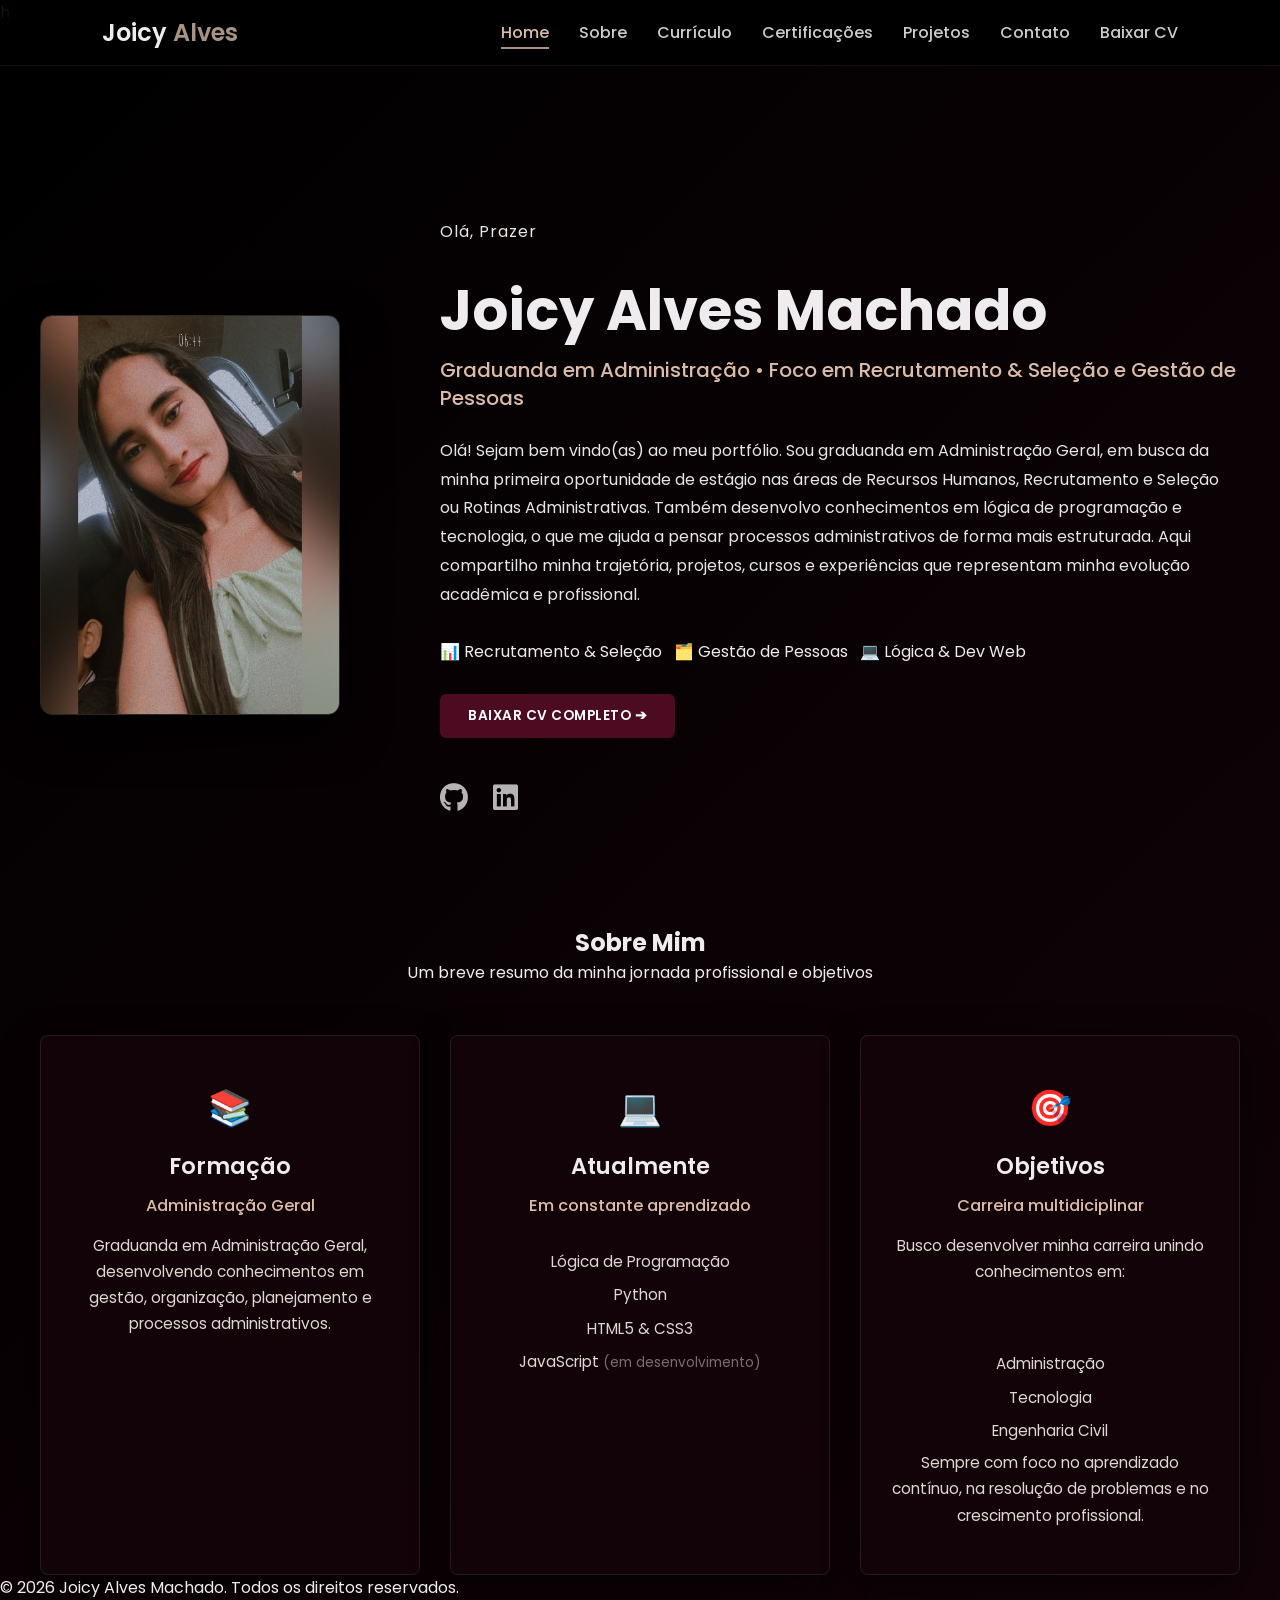
<file: index.html>
h<!doctype html>
<html lang="pt-BR">
  <head>
    <!-- Configura caracteres -->
    <meta charset="UTF-8" />

    <!-- Responsividade -->
    <meta name="viewport" content="width=device-width, initial-scale=1.0" />

    <!-- Título da aba -->
    <title>Joicy Alves Machado | Portfólio</title>

    <!-- SEO / Compartilhamento -->
    <meta
      name="description"
      content="Portfólio de Joicy Alves Machado, graduanda em Administração com foco em Recrutamento e Seleção e Gestão de Pessoas."
    />
    <meta property="og:title" content="Joicy Alves Machado | Portfólio" />
    <meta
      property="og:description"
      content="Graduanda em Administração com foco em Recrutamento e Seleção, Gestão de Pessoas e Rotinas Administrativas."
    />
    <meta
      property="og:image"
      content="https://joycemachadorv12-create.github.io/portifolio/img/eu.jpg"
    />
    <meta property="og:type" content="website" />
    <link
      rel="canonical"
      href="https://joycemachadorv12-create.github.io/portifolio/"
    />

    <!-- Fonte -->
    <link rel="preconnect" href="https://fonts.googleapis.com" />
    <link rel="preconnect" href="https://fonts.gstatic.com" crossorigin />
    <link
      href="https://fonts.googleapis.com/css2?family=Poppins:wght@300;400;500;600;700&display=swap"
      rel="stylesheet"
    />

    <!-- Ícones -->
    <link
      rel="stylesheet"
      href="https://cdnjs.cloudflare.com/ajax/libs/font-awesome/6.5.1/css/all.min.css"
    />

    <!-- Chamada Correta do CSS Local -->
    <link rel="stylesheet" href="css/style.css" />
  </head>

  <body>
    <!-- Menu de Navegação Fixo com as classes corretas -->
    <header class="navbar">
      <nav class="nav-container">
        <h2 class="logo">Joicy <span>Alves</span></h2>

        <!-- Lista de links de navegação -->
        <ul class="nav-menu">
          <li><a href="index.html" class="nav-link active">Home</a></li>
          <li><a href="sobre.html" class="nav-link">Sobre</a></li>
          <li><a href="curriculo.html" class="nav-link">Currículo</a></li>

          <!-- Link Certificações posicionado logo após o Currículo -->
          <li>
            <a href="certificados.html" class="nav-link">Certificações</a>
          </li>
          <li><a href="projetos.html" class="nav-link">Projetos</a></li>
          <li><a href="contato.html" class="nav-link">Contato</a></li>
          <li>
            <a
              href="pdf/joicy-alves-machado-cv.pdf"
              download="Joicy_Alves_Machado_Curriculo.pdf"
              class="nav-link"
              aria-label="Baixar o currículo de Joicy Alves em formato PDF"
              onclick="
                return confirm('Deseja realmente baixar o currículo em PDF?');
              "
              >Baixar CV</a
            >
          </li>
        </ul>
        <!-- Botão Hambúrguer para Mobile -->
        <button class="menu-toggle" aria-label="Abrir menu">
          <span class="bar"></span>
          <span class="bar"></span>
          <span class="bar"></span>
        </button>
      </nav>
    </header>

    <!-- Conteúdo Principal -->
    <main>
      <section class="hero">
        <!-- Container interno exigido pelo CSS Grid para alinhar os blocos -->
        <div class="hero-container">
          <!-- Bloco da Foto de Perfil (Lado Esquerdo) -->
          <div class="hero-profile">
            <img src="img/eu.jpg" alt="Foto de perfil de Joicy Alves Machado" />
          </div>

          <div class="hero-content">
            <!-- Texto estático de saudação -->
            <p class="hero-typing-intro">Olá, Prazer</p>

            <!-- Seu nome fixo e imponente -->
            <h1 class="hero-title-fixed">Joicy Alves Machado</h1>

            <!-- Suas áreas de atuação agora aparecem IMEDIATAMENTE fixas na tela -->
            <h3 class="hero-role-fixed">
              Graduanda em Administração • Foco em Recrutamento & Seleção e
              Gestão de Pessoas
            </h3>

            <p>
              Olá! Sejam bem vindo(as) ao meu portfólio. Sou graduanda em
              Administração Geral, em busca da minha primeira oportunidade de
              estágio nas áreas de Recursos Humanos, Recrutamento e Seleção ou
              Rotinas Administrativas. Também desenvolvo conhecimentos em lógica
              de programação e tecnologia, o que me ajuda a pensar processos
              administrativos de forma mais estruturada. Aqui compartilho minha
              trajetória, projetos, cursos e experiências que representam minha
              evolução acadêmica e profissional.
            </p>

            <!-- Substituição dos botões antigos por Tags de Especialidades e Botão de Ação Único -->
            <div class="home-badges-wrapper">
              <span class="badge-tag">📊 Recrutamento & Seleção</span>
              <span class="badge-tag">🗂️ Gestão de Pessoas</span>
              <span class="badge-tag">💻 Lógica & Dev Web</span>
            </div>

            <div class="home-cta-wrapper">
              <!-- CORREÇÃO: Caminho atualizado letra por letra com o nome exato da imagem -->
              <a
                href="pdf/joicy-alves-machado-cv.pdf"
                download="Joicy_Alves_Machado_Curriculo.pdf"
                class="btn btn-primary"
                onclick="
                  return confirm('Deseja realmente baixar o currículo em PDF?');
                "
                >Baixar CV Completo ➔</a
              >
            </div>

            <!-- Seus Links de Redes Sociais originais continuam exatamente aqui -->
            <div class="redes">
              <a
                href="https://github.com/joycemachadorv12-create"
                target="_blank"
                rel="noopener noreferrer"
                title="GitHub"
                aria-label="Ver perfil do GitHub de Joicy Alves"
              >
                <i class="fab fa-github"></i>
              </a>
              <a
                href="https://www.linkedin.com/in/joicy-alves-machado"
                target="_blank"
                rel="noopener noreferrer"
                title="LinkedIn"
                aria-label="Ver perfil do LinkedIn de Joicy Alves"
              >
                <i class="fab fa-linkedin"></i>
              </a>
            </div>
          </div>
        </div>
      </section>

      <!-- ==========================================================================
           SEÇÃO SOBRE MIM (CARTÕES RESUMO)
           ========================================================================== -->
      <section id="sobre-resumo" class="about-summary-section">
        <div class="section-container">
          <!-- Título Principal da Seção -->
          <h2 class="section-title">Sobre Mim</h2>
          <p class="section-subtitle">
            Um breve resumo da minha jornada profissional e objetivos
          </p>

          <!-- Grid dos Três Cartões Modernos -->
          <div class="cards-grid">
            <!-- Cartão 1: Formação -->
            <div class="card-modern">
              <div class="card-icon">📚</div>
              <h3 class="card-title">Formação</h3>
              <h4 class="card-subtitle-inner">Administração Geral</h4>
              <p class="card-text">
                Graduanda em Administração Geral, desenvolvendo conhecimentos em
                gestão, organização, planejamento e processos administrativos.
              </p>
            </div>

            <!-- Cartão 2: Atualmente -->
            <div class="card-modern">
              <div class="card-icon">💻</div>
              <h3 class="card-title">Atualmente</h3>
              <h4 class="card-subtitle-inner">Em constante aprendizado</h4>
              <ul class="card-list">
                <li>Lógica de Programação</li>
                <li>Python</li>
                <li>HTML5 & CSS3</li>
                <li>JavaScript <span>(em desenvolvimento)</span></li>
              </ul>
            </div>

            <!-- Cartão 3: Objetivos -->
            <div class="card-modern">
              <div class="card-icon">🎯</div>
              <h3 class="card-title">Objetivos</h3>
              <h4 class="card-subtitle-inner">Carreira multidiciplinar</h4>
              <p class="card-text">
                Busco desenvolver minha carreira unindo conhecimentos em:
              </p>
              <ul class="card-list card-list-center">
                <li>Administração</li>
                <li>Tecnologia</li>
                <li>Engenharia Civil</li>
              </ul>
              <p class="card-text card-text-footer">
                Sempre com foco no aprendizado contínuo, na resolução de
                problemas e no crescimento profissional.
              </p>
            </div>
          </div>
        </div>
      </section>
    </main>

    <!-- RODAPÉ CORPORATIVO OFICIAL DO SITE -->
    <footer class="site-footer">
      <div class="footer-container">
        <p>&copy; 2026 Joicy Alves Machado. Todos os direitos reservados.</p>
      </div>
    </footer>

    <!-- JavaScript Local -->
    <script src="js/script.js"></script>
    <!-- Script para abrir e fechar o menu no celular -->
    <script>
      const menuToggle = document.querySelector(".menu-toggle");
      const navMenu = document.querySelector(".nav-menu");

      menuToggle.addEventListener("click", () => {
        // Liga/Desliga a classe "active" que mostra o menu
        navMenu.classList.toggle("active");

        // Efeito visual simples nos 3 risquinhos (opcional)
        menuToggle.classList.toggle("is-active");
      });
    </script>
  </body>
</html>
</file>
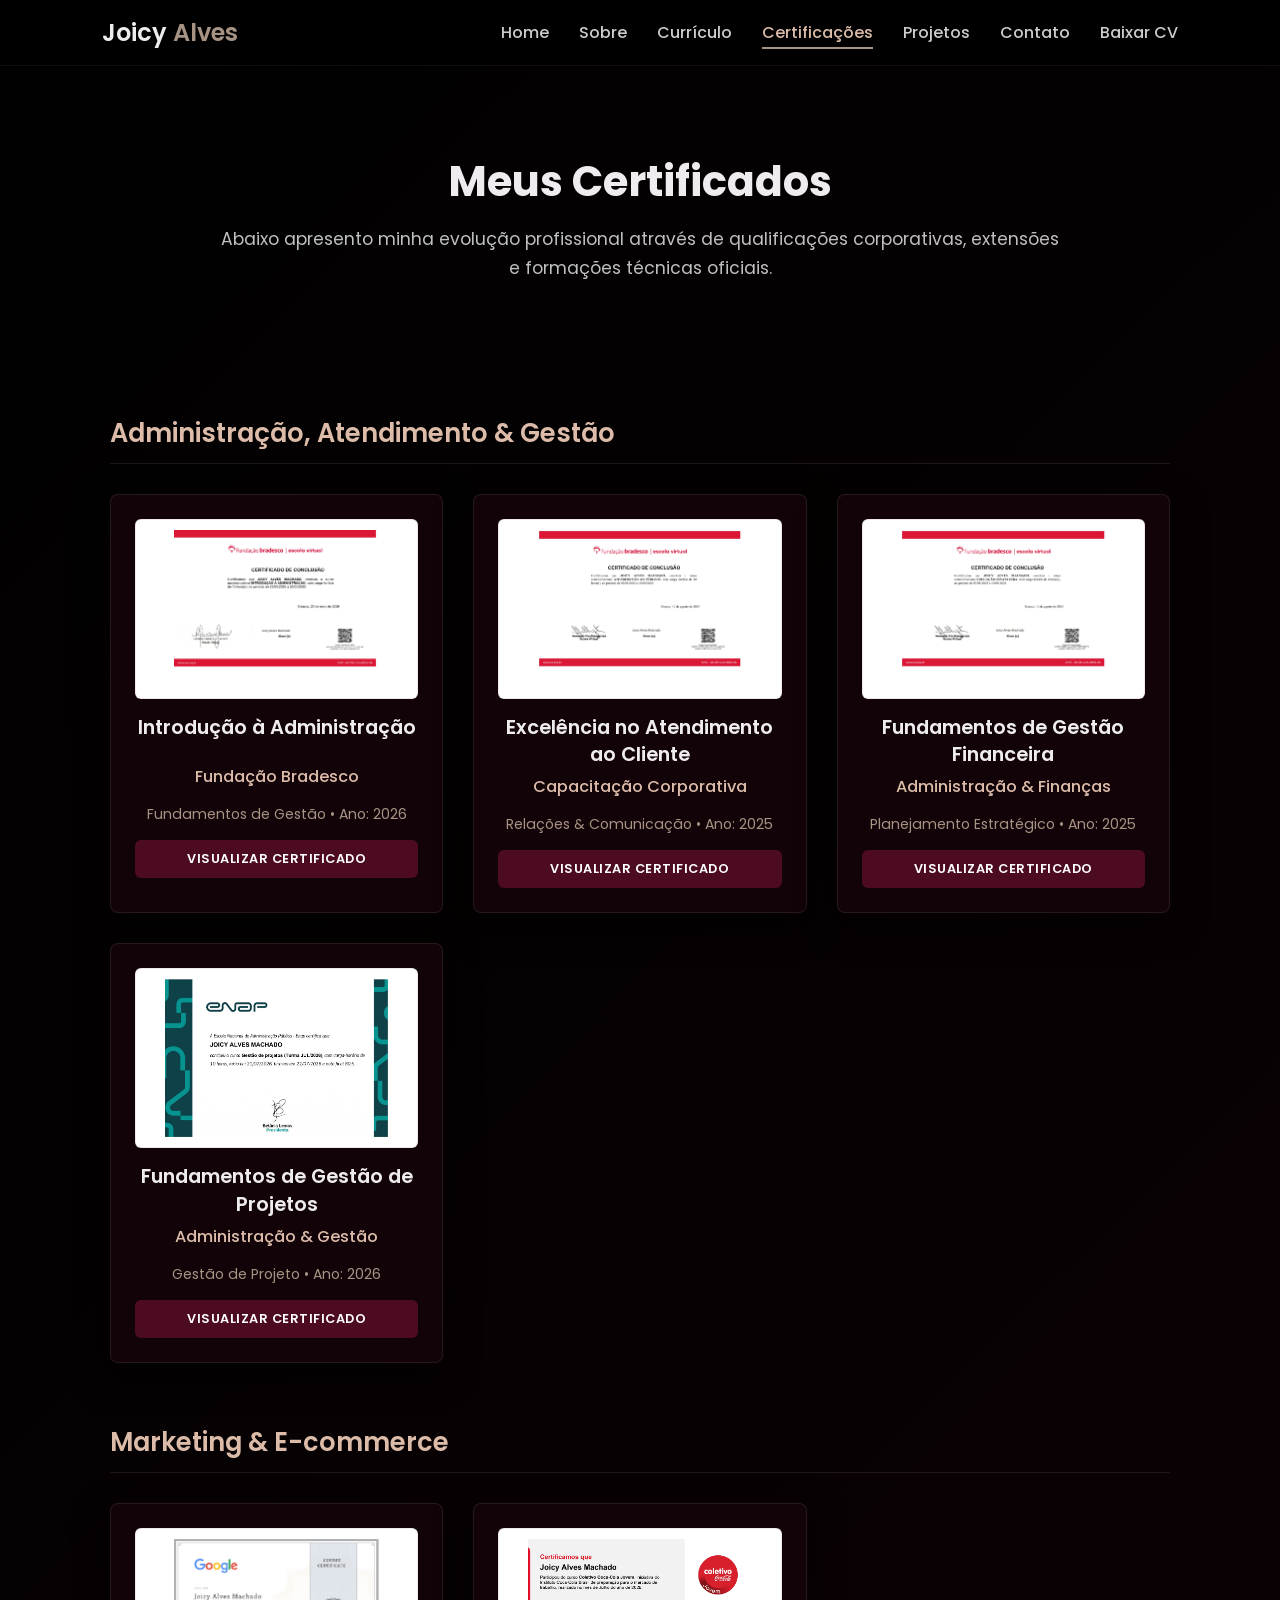
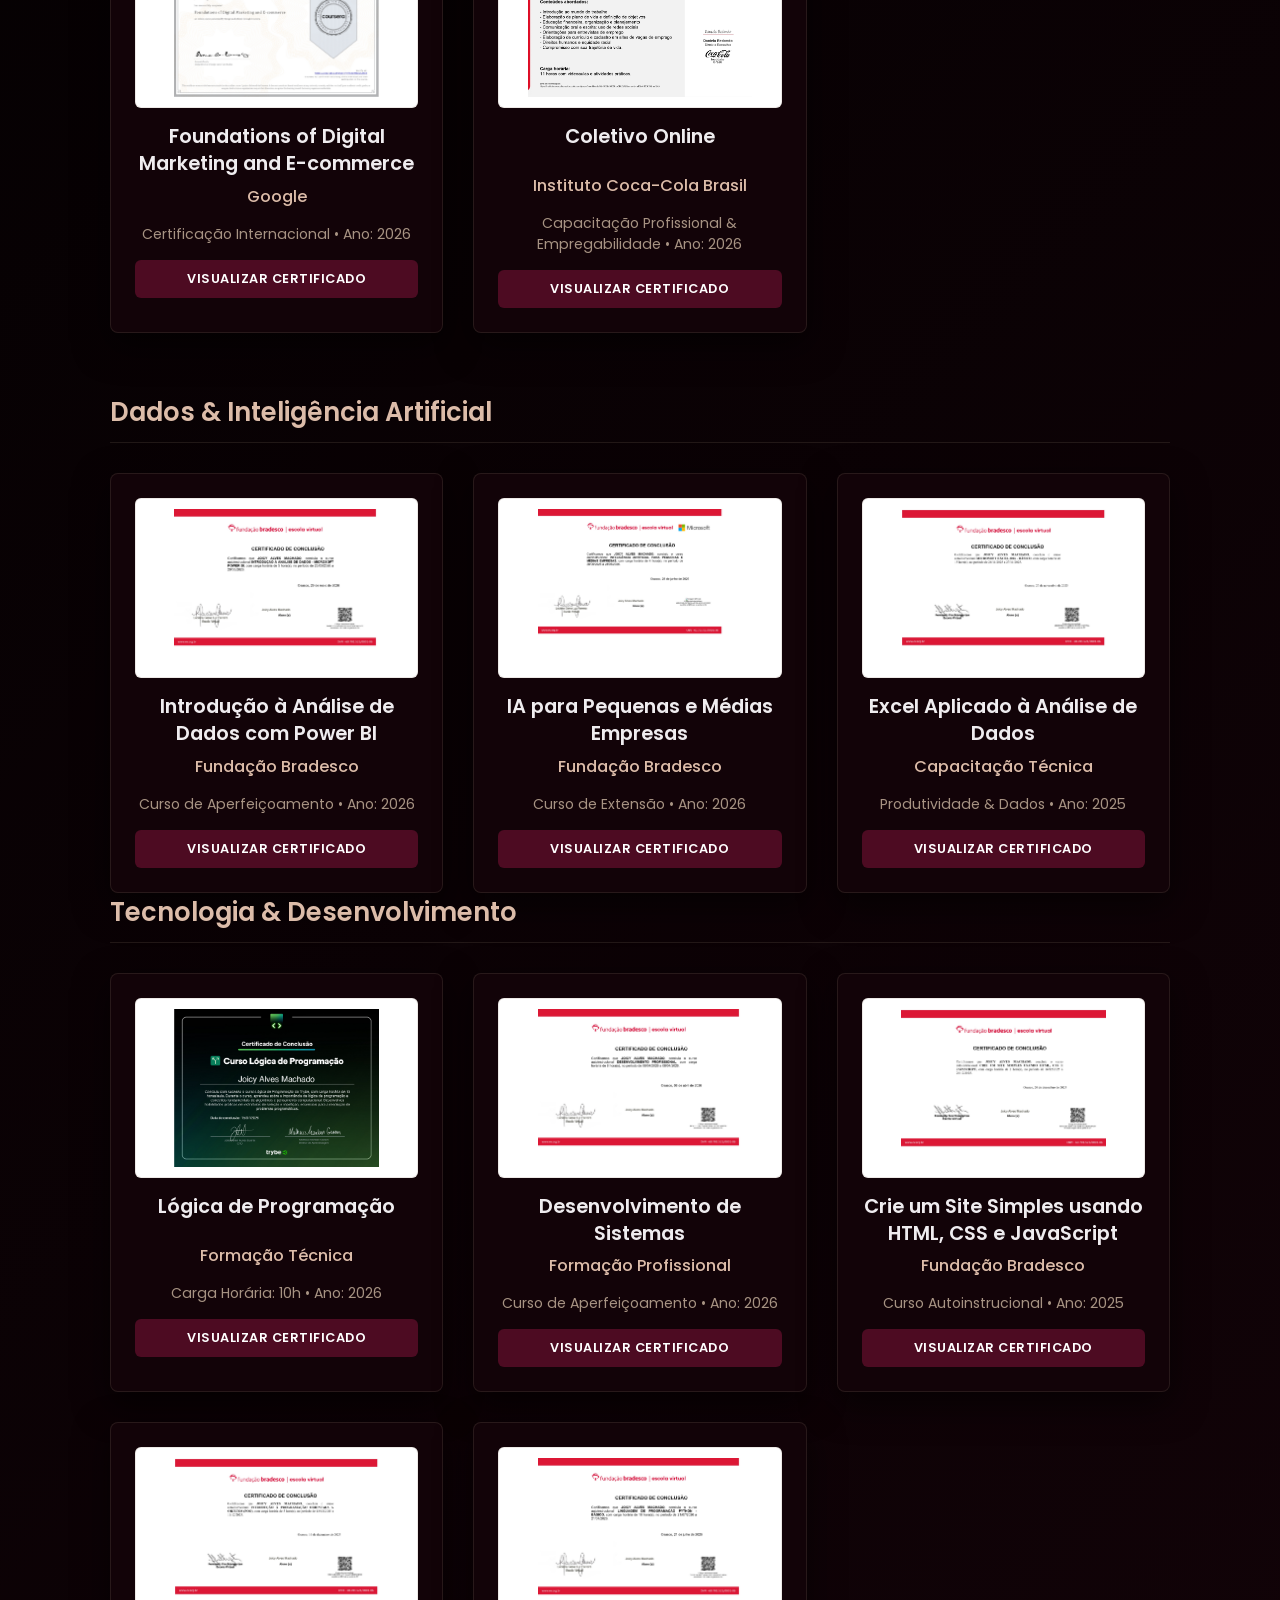
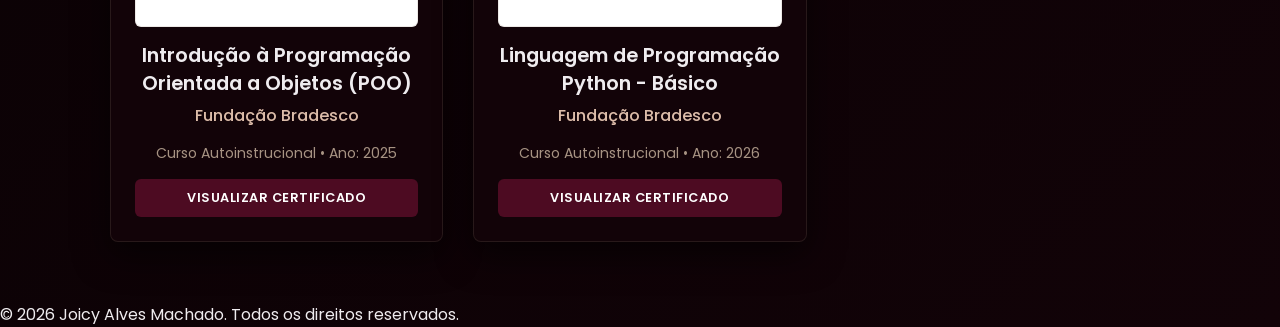
<file: certificados.html>
<!doctype html>
<html lang="pt-BR">
<head>
<meta charset="UTF-8" />
<meta name="viewport" content="width=device-width, initial-scale=1.0" />
<title>Certificações | Joicy Alves Machado</title>
 <link rel="preconnect" href="https://fonts.googleapis.com" />
 <link rel="preconnect" href="https://fonts.gstatic.com" crossorigin />
 <link href="https://fonts.googleapis.com/css2?family=Poppins:wght@300;400;500;600;700&display=swap" rel="stylesheet" />
 <link rel="stylesheet" href="https://cdnjs.cloudflare.com/ajax/libs/font-awesome/6.5.1/css/all.min.css" />
 <link rel="stylesheet" href="css/style.css" />
 </head>

 <body>
  <!-- Menu de Navegação Fixo -->
<header class="navbar">
<nav class="nav-container">
<h2 class="logo">Joicy <span>Alves</span></h2>
<ul class="nav-menu">
<li>
 <a href="index.html" class="nav-link">Home</a></li>
<li><a href="sobre.html" class="nav-link">Sobre</a></li>
<li><a href="curriculo.html" class="nav-link">Currículo</a></li>
<li>
<a href="certificados.html" class="nav-link active"
>Certificações</a
 >
 </li>
<li><a href="projetos.html" class="nav-link">Projetos</a></li>
<li><a href="contato.html" class="nav-link">Contato</a></li>
<li><a href="pdf/joicy-alves-machado-cv.pdf" download="Joicy_Alves_Machado_Curriculo.pdf" class="nav-link" aria-label="Baixar o currículo de Joicy Alves em formato 
PDF" onclick="return confirm('Deseja realmente baixar o currículo em PDF?');">Baixar CV</a>
</li>

</ul>
<button class="menu-toggle" aria-label="Abrir menu">
<span class="bar"></span>
<span class="bar"></span> 
<span class="bar"></span> 
</button>
</nav>
</header>

<main class="sobre-page-main">
<section class="sobre-banner">
<div class="sobre-banner-container fade-enter">
<h1>Meus Certificados</h1>
<p>
Abaixo apresento minha evolução profissional através de
qualificações corporativas, extensões e formações técnicas oficiais. 
</p>
</div>
</section>

<!-- GALERIA COMPLETA DE 13 CERTIFICADOS -->
<section class="sobre-secao">
<div class="sobre-container-restrito"> 

<!-- CATEGORIA 1:GESTÃO, ATENDIMENTO & FINANÇAS -->

<h2
class="sobre-titulo-secao text-left-titulo"
style="margin-top: 60px"
>
Administração, Atendimento & Gestão 
</h2>
<div class="grid-galeria-certificados">
<!-- 8. Introdução à ADM -->
<div class="card-modern card-cert-galeria">
<div class="cert-img-container">
<img
src="img/certificado-adm.jpg"
alt="Introdução à Administração"
/>
</div>
<div class="cert-body-content">
<h3>Introdução à Administração</h3>
<h4 class="card-subtitle-inner">Fundação Bradesco</h4>
<p class="card-text-meta">Fundamentos de Gestão • Ano: 2026</p>
<a
href="img/certificado-adm.jpg"
target="_blank"
rel="noopener noreferrer"
class="btn btn-primary btn-ver-cert"
>Visualizar Certificado</a>
</div>
</div>
<!-- 9. Atendimento -->
 
<div class="card-modern card-cert-galeria">
<div class="cert-img-container">
<img
src="img/certificado-atendimento.jpg"
alt="Excelência no Atendimento"
/>
</div>
<div class="cert-body-content">
<h3>Excelência no Atendimento ao Cliente</h3>
<h4 class="card-subtitle-inner">Capacitação Corporativa</h4>
<p class="card-text-meta">Relações & Comunicação • Ano: 2025</p>
<a
href="img/certificado-atendimento.jpg"
target="_blank"
rel="noopener noreferrer"
class="btn btn-primary btn-ver-cert"
>Visualizar Certificado</a >
</div>
</div>

<!-- 10. Finanças -->
<div class="card-modern card-cert-galeria">
<div class="cert-img-container">
<img
src="img/certificado-financas.jpg"
alt="Gestão Financeira"
/>
</div>
<div class="cert-body-content">
<h3>Fundamentos de Gestão Financeira</h3>
<h4 class="card-subtitle-inner">Administração & Finanças</h4>
<p class="card-text-meta">Planejamento Estratégico • Ano: 2025</p>
<a
href="img/certificado-financas.jpg"
target="_blank"
rel="noopener noreferrer"
class="btn btn-primary btn-ver-cert"
>Visualizar Certificado</a>
</div>
</div>

<!-- Gestão de Projetos -->
<div class="card-modern card-cert-galeria">
<div class="cert-img-container">
<img
src="img/certificado-gestao-de-projeto.jpg"
alt="Gestão de Projeto"
/>
</div>
<div class="cert-body-content">
<h3>Fundamentos de Gestão de Projetos</h3>
<h4 class="card-subtitle-inner">Administração & Gestão</h4>
<p class="card-text-meta">Gestão de Projeto • Ano: 2026</p>
<a
href="img/certificado-gestao-de-projeto.jpg"
target="_blank"
rel="noopener noreferrer"
class="btn btn-primary btn-ver-cert"
>Visualizar Certificado</a>
</div>
</div>

</div>

<!-- CATEGORIA 2: MARKETING & DIGITAL -->
<h2
class="sobre-titulo-secao text-left-titulo"
style="margin-top: 60px"
>
Marketing & E-commerce
</h2>
<div class="grid-galeria-certificados">
<!-- 6. Google Marketing -->
<div class="card-modern card-cert-galeria">
<div class="cert-img-container">
<img
src="img/certificado-google.jpg"
alt="Digital Marketing - Google"
/>
</div>
<div class="cert-body-content"> 
<h3>Foundations of Digital Marketing and E-commerce</h3>
<h4 class="card-subtitle-inner">Google</h4>
<p class="card-text-meta">
Certificação Internacional • Ano: 2026
</p>
<a
href="img/certificado-google.jpg"
target="_blank"
rel="noopener noreferrer"
class="btn btn-primary btn-ver-cert"
>Visualizar Certificado</a>
</div>
</div>
<!-- 7. Coca-Cola / Coletivo -->
<div class="card-modern card-cert-galeria">
<div class="cert-img-container">
<img src="img/certificado-cocacola.jpg" alt="Coletivo Online" />
</div>
<div class="cert-body-content">
<h3>Coletivo Online</h3>
<h4 class="card-subtitle-inner">Instituto Coca-Cola Brasil</h4>
<p class="card-text-meta">
Capacitação Profissional & Empregabilidade • Ano: 2026
</p>
<a
href="img/certificado-cocacola.jpg"
target="_blank"
rel="noopener noreferrer"
class="btn btn-primary btn-ver-cert"
>Visualizar Certificado</a>
</div>
</div>

</div>

<!-- CATEGORIA 3: DADOS & INTELIGÊNCIA ARTIFICIAL -->
<h2
class="sobre-titulo-secao text-left-titulo"
style="margin-top: 60px"
>
 Dados & Inteligência Artificial
</h2>
<div class="grid-galeria-certificados">
<!-- 3. Power BI -->
<div class="card-modern card-cert-galeria">
<div class="cert-img-container">
<img
src="img/certificado-powerbi.jpg"
 alt="Introdução ao Power BI"
 />
</div>
<div class="cert-body-content">
<h3>Introdução à Análise de Dados com Power BI</h3>
<h4 class="card-subtitle-inner">Fundação Bradesco</h4>
<p class="card-text-meta">
Curso de Aperfeiçoamento • Ano: 2026
</p>
<a
href="img/certificado-powerbi.jpg"
target="_blank"
rel="noopener noreferrer"
class="btn btn-primary btn-ver-cert"
>Visualizar Certificado</a>
</div>
</div>
<!-- 4. IA -->
<div class="card-modern card-cert-galeria">
<div class="cert-img-container"> 
<img src="img/certificado-ia.jpg" alt="IA para PMEs" />
</div>
<div class="cert-body-content">
<h3>IA para Pequenas e Médias Empresas</h3>
<h4 class="card-subtitle-inner">Fundação Bradesco</h4>
<p class="card-text-meta">Curso de Extensão • Ano: 2026</p>
<a
href="img/certificado-ia.jpg"
target="_blank"
rel="noopener noreferrer"
class="btn btn-primary btn-ver-cert"
>Visualizar Certificado</a>
</div>
</div>
<!-- 5. Excel -->
 <div class="card-modern card-cert-galeria">
<div class="cert-img-container">
<img src="img/certificado-excel.jpg" alt="Excel Avançado" />
</div>
<div class="cert-body-content">
<h3>Excel Aplicado à Análise de Dados</h3>
<h4 class="card-subtitle-inner">Capacitação Técnica</h4>
<p class="card-text-meta">Produtividade & Dados • Ano: 2025</p>
<a
href="img/certificado-excel.jpg"
target="_blank"
rel="noopener noreferrer"
class="btn btn-primary btn-ver-cert"
>Visualizar Certificado</a>
</div>
</div>

</div>

<!-- CATEGORIA 4: TECNOLOGIA & DESENVOLVIMENTO -->
<h2 class="sobre-titulo-secao text-left-titulo">
Tecnologia & Desenvolvimento
</h2>
<div class="grid-galeria-certificados">
<!-- 1. Lógica -->
<div class="card-modern card-cert-galeria">
<div class="cert-img-container">
<img
src="img/certificado-logica.jpg" 
alt="Lógica de Programação"
/>
</div>
<div class="cert-body-content">
<h3>Lógica de Programação</h3>
<h4 class="card-subtitle-inner">Formação Técnica</h4>
<p class="card-text-meta">Carga Horária: 10h • Ano: 2026</p>
<a
href="img/certificado-logica.jpg"
target="_blank"
rel="noopener noreferrer"
class="btn btn-primary btn-ver-cert"
>Visualizar Certificado</a
 >
</div>
</div>
<!-- 2. Desenvolvimento -->
<div class="card-modern card-cert-galeria">
<div class="cert-img-container">
<img
src="img/certificado-desenvolvimento.jpg"
alt="Desenvolvimento de Sistemas"
/>
</div>
<div class="cert-body-content">
<h3>Desenvolvimento de Sistemas</h3>
<h4 class="card-subtitle-inner">Formação Profissional</h4>
<p class="card-text-meta"> 
Curso de Aperfeiçoamento • Ano: 2026
</p>
<a
href="img/certificado-desenvolvimento.jpg"
target="_blank"
rel="noopener noreferrer"
class="btn btn-primary btn-ver-cert"
>Visualizar Certificado</a
>
</div> 
</div>
          
<!-- 3. HTML, CSS e JavaScript -->
<div class="card-modern card-cert-galeria">
<div class="cert-img-container"> 
<img src="img/certificado-html-css-js.jpg"
alt="Crie um Site Simples usando HTML, CSS e JavaScript" />
</div>
<div class="cert-body-content">
<h3>Crie um Site Simples usando HTML, CSS e JavaScript</h3>
<h4 class="card-subtitle-inner">Fundação Bradesco</h4>
<p class="card-text-meta">Curso Autoinstrucional •  Ano: 2025</p>
<a href="img/certificado-html-css-js.jpg" 
target="_blank" rel="noopener noreferrer" class="btn btn-primary btn-ver-cert">Visualizar Certificado</a>
</div>
</div>
<!-- 4. Programação Orientada a Objetos -->
<div class="card-modern card-cert-galeria">
<div class="cert-img-container">
<img src="img/certificado-poo.jpg" alt="Introdução à Programação Orientada a Objetos (POO)" />
</div>
<div class="cert-body-content">
<h3>Introdução à Programação Orientada a Objetos (POO)</h3>
<h4 class="card-subtitle-inner">Fundação Bradesco</h4>
<p class="card-text-meta">Curso Autoinstrucional • Ano: 2025</p>
<a href="img/certificado-poo.jpg" target="_blank" rel="noopener noreferrer" class="btn btn-primary btn-ver-cert">Visualizar Certificado</a>
</div>
</div>
<!-- 5. Linguagem de Programação Python - Básico -->
<div class="card-modern card-cert-galeria">
<div class="cert-img-container">
<img src="img/certificado-python-basico.jpg" alt="Linguagem de Programação Python - Básico" />
</div>
<div class="cert-body-content">
<h3>Linguagem de Programação Python - Básico</h3>
<h4 class="card-subtitle-inner">Fundação Bradesco </h4>
<p class="card-text-meta">Curso Autoinstrucional • Ano: 2026</p>
<a href="img/certificado-python-basico.jpg" target="_blank" rel="noopener noreferrer" class="btn btn-primary btn-ver-cert">Visualizar Certificado</a>
</div>
</div>
            
</div>

</div>
</section>
</main>

<!-- RODAPÉ CORPORATIVO OFICIAL DO SITE -->
<footer class="site-footer">
<div class="footer-container">
<p>&copy; 2026 Joicy Alves Machado. Todos os direitos reservados.</p>
</div>
</footer>

<!-- Chamada Correta do JavaScript Local -->
<script src="js/script.js"></script>
<!-- Script para abrir e fechar o menu no celular -->
<script>
const menuToggle = document.querySelector('.menu-toggle');
const navMenu = document.querySelector('.nav-menu');

 menuToggle.addEventListener('click', () => {
// Liga/Desliga a classe "active" que mostra o menu
 navMenu.classList.toggle('active');
        
// Efeito visual simples nos 3 risquinhos (opcional)
 menuToggle.classList.toggle('is-active');
 });
 </script> 
 </body>
 </html>
</file>
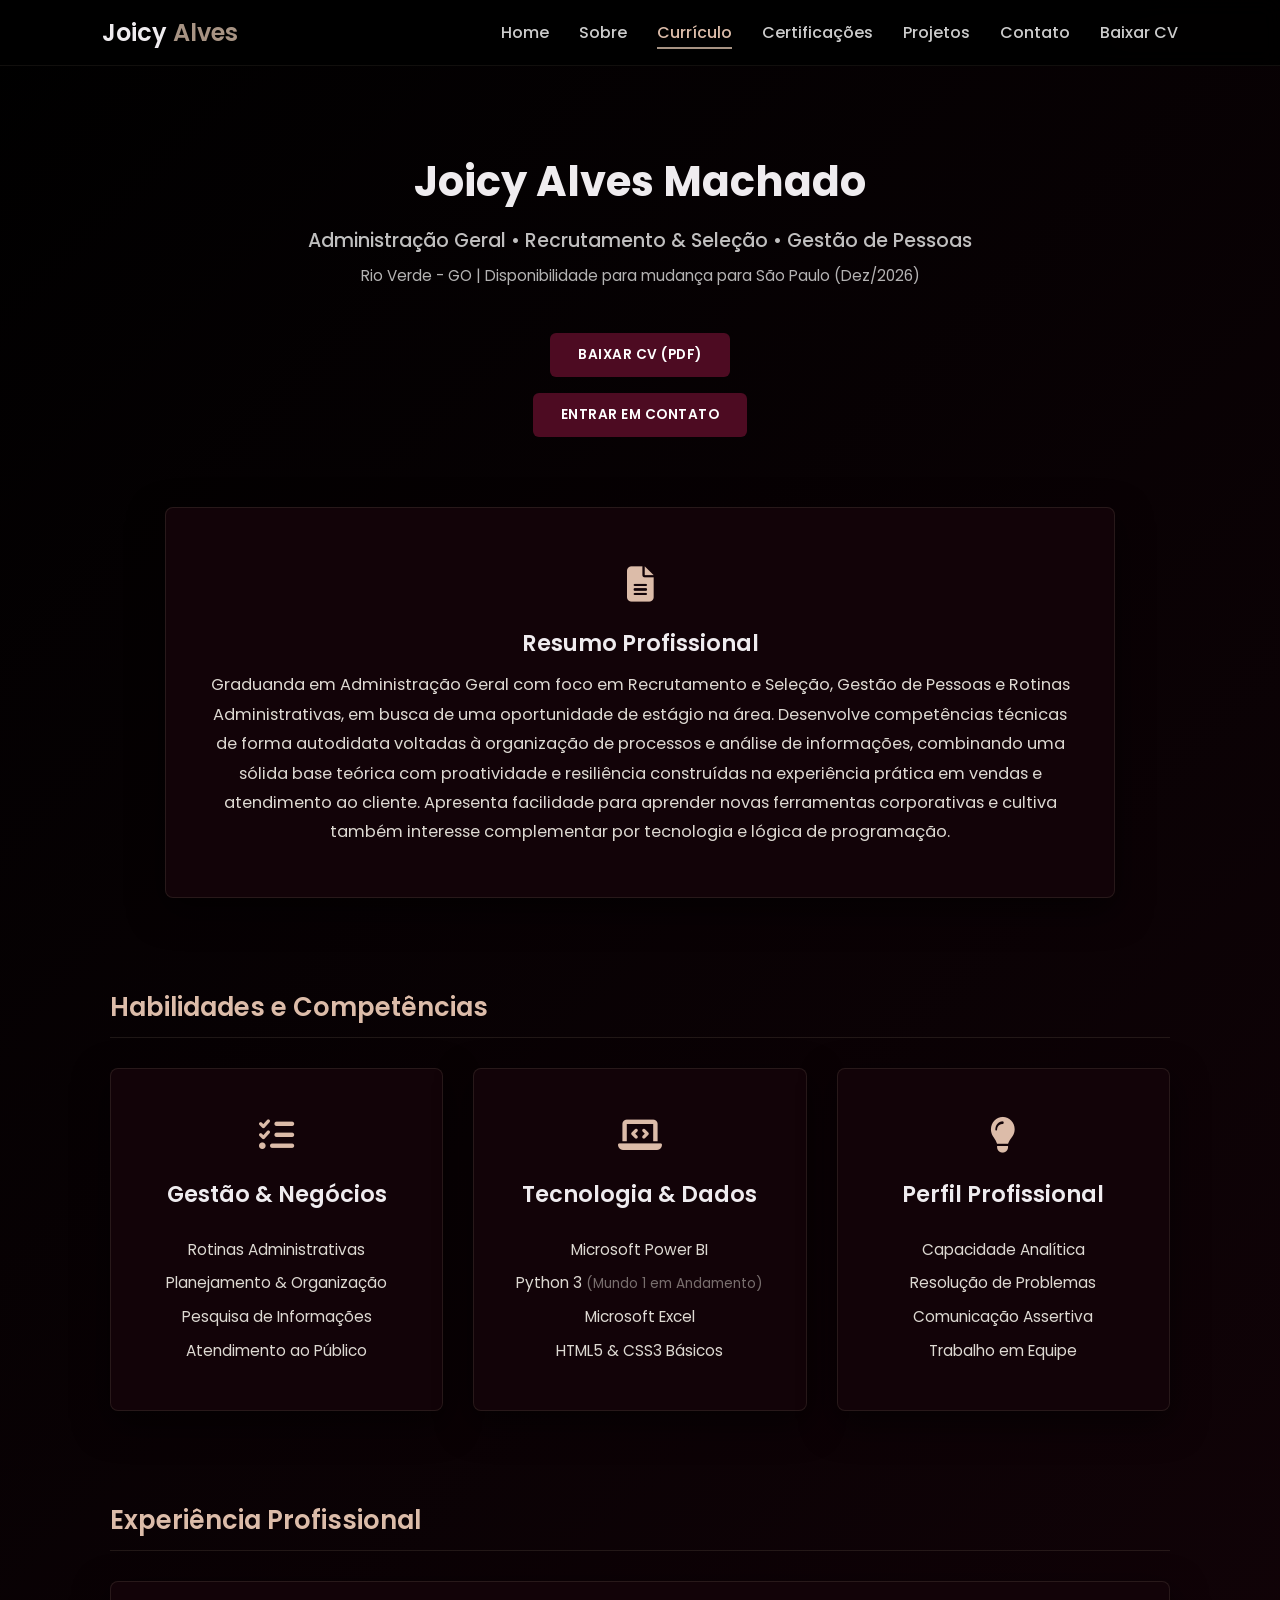
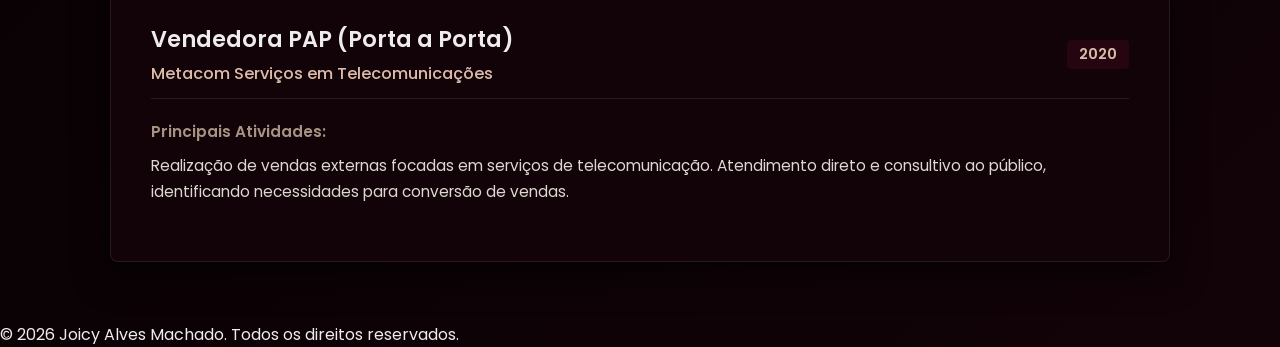
<file: curriculo.html>
<!doctype html>
<html lang="pt-BR">
  
  <head>
    <!-- Configura caracteres e responsividade -->
    <meta charset="UTF-8" />
    <meta name="viewport" content="width=device-width, initial-scale=1.0" />

    <!-- Título da aba -->
    <title>Currículo | Joicy Alves Machado</title>

    <!-- Fonte externa (Poppins) -->
    <link rel="preconnect" href="https://fonts.googleapis.com" />
    <link rel="preconnect" href="https://fonts.gstatic.com" crossorigin />
    <link href="https://fonts.googleapis.com/css2?family=Poppins:wght@300;400;500;600;700&display=swap" rel="stylesheet" />

    <!-- Ícones externos (FontAwesome) -->
    <link rel="stylesheet" href="https://cdnjs.cloudflare.com/ajax/libs/font-awesome/6.5.1/css/all.min.css" />

    <!-- Reaproveitamento do CSS Global existente -->
    <link rel="stylesheet" href="css/style.css" />
  </head>

  <body>
    <!-- ==========================================================================
       MENU DE NAVEGAÇÃO FIXO
       ========================================================================== -->
    <header class="navbar">
      <nav class="nav-container">
        <h2 class="logo">Joicy <span>Alves</span></h2>

        <!-- Menu de Links -->
        <ul class="nav-menu">
          <li><a href="index.html" class="nav-link">Home</a></li>
          <li><a href="sobre.html" class="nav-link">Sobre</a></li>
          <li>
            <a href="curriculo.html" class="nav-link active">Currículo</a>
          </li>
          <li>
            <a href="certificados.html" class="nav-link">Certificações</a>
          </li>
          <li><a href="projetos.html" class="nav-link">Projetos</a></li>
          <li><a href="contato.html" class="nav-link">Contato</a></li>

          <!-- CORREÇÃO: Caminho atualizado letra por letra com o nome exato da imagem -->
          <li>
            <a
              href="pdf/joicy-alves-machado-cv.pdf"
              download="Joicy_Alves_Machado_Curriculo.pdf"
              class="nav-link"
              aria-label="Baixar o currículo de Joicy Alves em formato PDF" onclick="return confirm('Deseja realmente baixar o currículo em PDF?');"
              >Baixar CV</a
            >
          </li>
        </ul>

        <!-- Botão Hambúrguer para Mobile -->
        <button class="menu-toggle" aria-label="Abrir menu">
          <span class="bar"></span>
          <span class="bar"></span>
          <span class="bar"></span>
        </button>
      </nav>
    </header>

    <!-- CONTEÚDO PRINCIPAL DO CURRÍCULO -->
    <main class="sobre-page-main">
      <!-- 1. HERO INICIAL COM INFORMAÇÕES DE LOCALIDADE E MUDANÇA -->
      <section class="sobre-banner">
        <div class="sobre-banner-container fade-enter">
          <h1>Joicy Alves Machado</h1>
          <p
            class="card-subtitle-inner"
            style="font-size: 1.2rem; margin-bottom: 5px"
          >
            Administração Geral • Recrutamento & Seleção • Gestão de Pessoas
          </p>
          <p
            style="
              font-size: 0.95rem;
              color: rgba(255, 255, 255, 0.7);
              margin-bottom: 20px;
            "
          >
            Rio Verde - GO | Disponibilidade para mudança para São Paulo
            (Dez/2026)
          </p>

          <!-- Botões Rápidos de Ação -->
          <div class="botoes" style="justify-content: center">
            <!-- CORREÇÃO: Caminho atualizado letra por letra com o nome exato da imagem -->
            <a href="pdf/joicy-alves-machado-cv.pdf" download="Joicy_Alves_Machado_Curriculo.pdf" class="btn btn-primary" class="btn btn-primary" onclick="return confirm('Deseja realmente baixar o currículo em PDF?');">Baixar CV (PDF)</class=>

            <a
              href="contato.html"
              class="btn btn-primary"
              aria-label="Navegar para página de contato"
              >Entrar em Contato</a
            >
          </div>
        </div>
      </section>

      <!-- 2. RESUMO PROFISSIONAL CALIBRADO -->
      <section class="sobre-secao">
        <div class="sobre-container-restrito">
          <div class="card-modern card-historia">
            <div class="card-icon"><i class="fas fa-file-alt"></i></div>
            <h3 class="card-title">Resumo Profissional</h3>
            <p class="card-text" style="text-align: center">
              Graduanda em Administração Geral com foco em Recrutamento e
              Seleção, Gestão de Pessoas e Rotinas Administrativas, em busca de
              uma oportunidade de estágio na área. Desenvolve competências
              técnicas de forma autodidata voltadas à organização de processos
              e análise de informações, combinando uma sólida base teórica com
              proatividade e resiliência construídas na experiência prática em
              vendas e atendimento ao cliente. Apresenta facilidade para
              aprender novas ferramentas corporativas e cultiva também
              interesse complementar por tecnologia e lógica de programação.
            </p>
          </div>
        </div>
      </section>

      <!-- 3. HABILIDADES TÉCNICAS E PERFIL -->
      <section class="sobre-secao">
        <div class="sobre-container-restrito">
          <h2 class="sobre-titulo-secao">Habilidades e Competências</h2>

          <div class="sobre-grid-cards">
            <!-- Bloco 1: Gestão -->
            <div class="card-modern">
              <div class="card-icon-tech"><i class="fas fa-tasks"></i></div>
              <h3 class="card-title">Gestão & Negócios</h3>
              <ul class="card-list" style="margin-top: 15px">
                <li>Rotinas Administrativas</li>
                <li>Planejamento & Organização</li>
                <li>Pesquisa de Informações</li>
                <li>Atendimento ao Público</li>
              </ul>
            </div>

            <!-- Bloco 2: Tecnologia em Andamento -->
            <div class="card-modern">
              <div class="card-icon-tech">
                <i class="fas fa-laptop-code"></i>
              </div>
              <h3 class="card-title">Tecnologia & Dados</h3>
              <ul class="card-list" style="margin-top: 15px">
                <li>Microsoft Power BI</li>
                <li>Python 3 <span>(Mundo 1 em Andamento)</span></li>
                <li>Microsoft Excel</li>
                <li>HTML5 & CSS3 Básicos</li>
              </ul>
            </div>

            <!-- Bloco 3: Soft Skills -->
            <div class="card-modern">
              <div class="card-icon-tech"><i class="fas fa-lightbulb"></i></div>
              <h3 class="card-title">Perfil Profissional</h3>
              <ul class="card-list" style="margin-top: 15px">
                <li>Capacidade Analítica</li>
                <li>Resolução de Problemas</li>
                <li>Comunicação Assertiva</li>
                <li>Trabalho em Equipe</li>
              </ul>
            </div>
          </div>
        </div>
      </section>

      <!-- 4. EXPERIÊNCIA PROFISSIONAL COM RESULTADOS -->
      <section class="sobre-secao">
        <div class="sobre-container-restrito">
          <h2 class="sobre-titulo-secao">Experiência Profissional</h2>

          <div class="sobre-grid-cards grid-experiencias">
            <div class="card-modern card-experiencia-item">
              <div class="exp-header">
                <div>
                  <h3
                    class="card-title"
                    style="margin-bottom: 5px; text-align: left"
                  >
                    Vendedora PAP (Porta a Porta)
                  </h3>
                  <h4 class="card-subtitle-inner" style="margin-bottom: 0">
                    Metacom Serviços em Telecomunicações
                  </h4>
                </div>
                <span class="exp-periodo">2020 </span>
              </div>
              <div class="exp-body" style="margin-top: 20px">
                <p
                  class="card-text"
                  style="
                    text-align: left;
                    font-weight: 600;
                    margin-bottom: 8px;
                    color: var(--accent-color);
                  "
                >
                  Principais Atividades:
                </p>
                <p
                  class="card-text"
                  style="text-align: left; margin-bottom: 15px"
                >
                  Realização de vendas externas focadas em serviços de
                  telecomunicação. Atendimento direto e consultivo ao público,
                  identificando necessidades para conversão de vendas.
                </p>
              </div>
            </div>
          </div>
        </div>
      </section>
    </main>
     <!-- RODAPÉ CORPORATIVO OFICIAL DO SITE -->
    <footer class="site-footer">
      <div class="footer-container">
        <p>&copy; 2026 Joicy Alves Machado. Todos os direitos reservados.</p>
      </div>
    </footer>

    <script src="js/script.js"></script>
        <!-- Script para abrir e fechar o menu no celular -->
    <script>
      const menuToggle = document.querySelector('.menu-toggle');
      const navMenu = document.querySelector('.nav-menu');

      menuToggle.addEventListener('click', () => {
        // Liga/Desliga a classe "active" que mostra o menu
        navMenu.classList.toggle('active');
        
        // Efeito visual simples nos 3 risquinhos (opcional)
        menuToggle.classList.toggle('is-active');
      });
    </script>
  </body>
</html>

  </body>
</html>
</file>
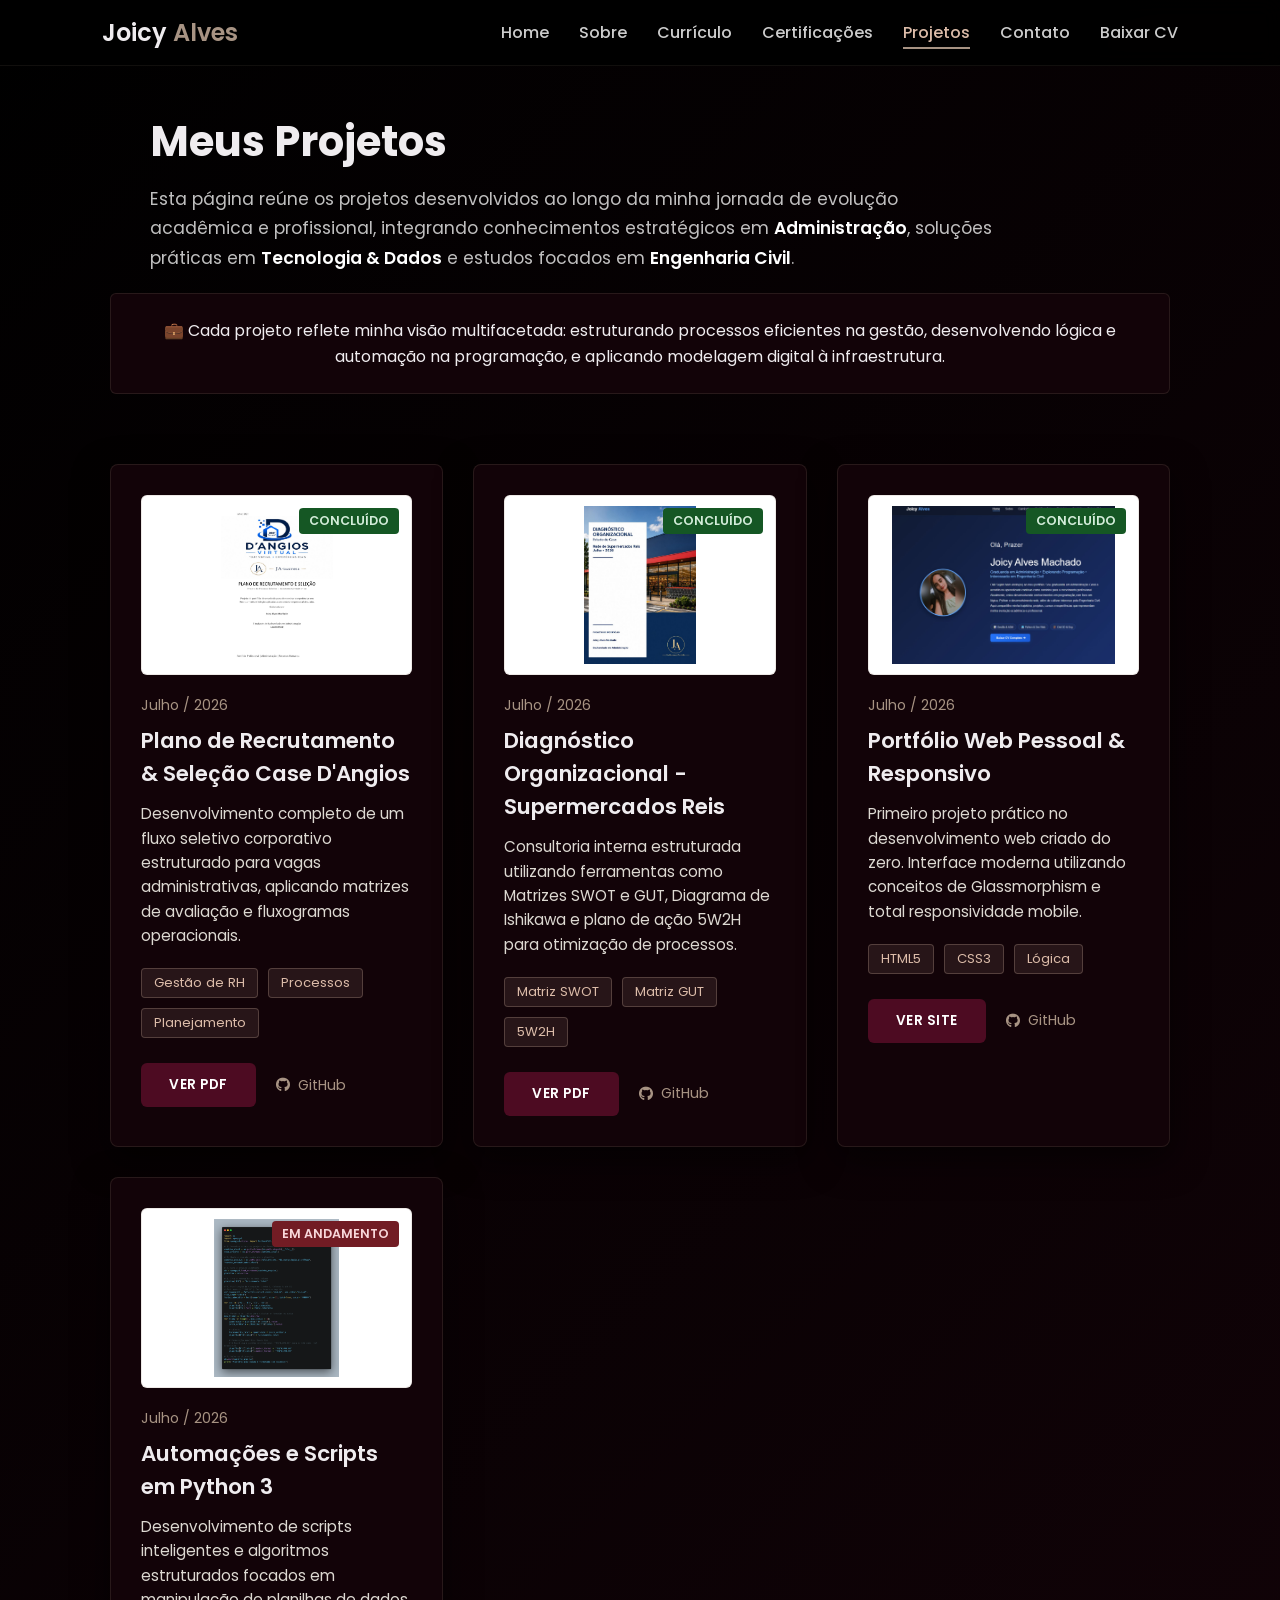
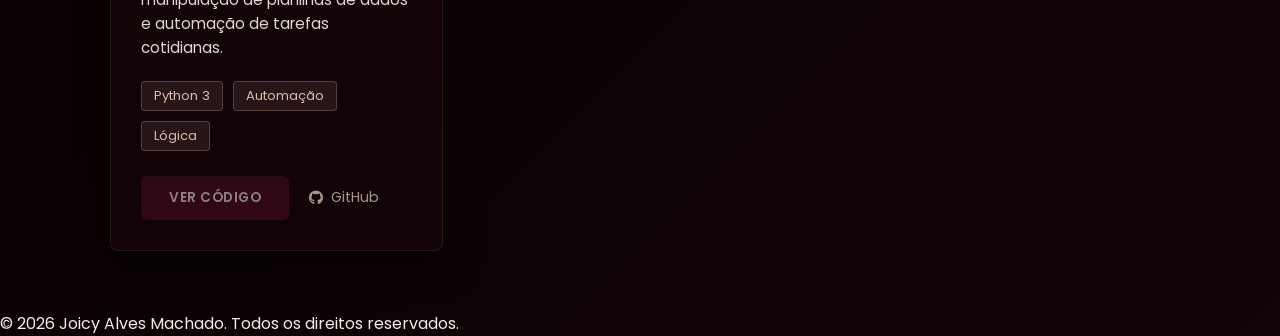
<file: projetos.html>
<!doctype html>
<html lang="pt-BR">
<head>
<meta charset="UTF-8" />
<meta name="viewport" content="width=device-width, initial-scale=1.0" />
<title>Meus Projetos | Joicy Alves Machado</title>

<!-- Fonte -->
<link rel="preconnect" href="https://fonts.googleapis.com" />
<link rel="preconnect" href="https://fonts.gstatic.com" crossorigin />
<link
href="https://fonts.googleapis.com/css2?family=Poppins:wght@300;400;500;600;700&display=swap"
rel="stylesheet"
/>

<!-- CDN Oficial do FontAwesome para renderizar o ícone do GitHub -->
<link
rel="stylesheet"
href="https://cdnjs.cloudflare.com/ajax/libs/font-awesome/6.5.1/css/all.min.css"
/>

<!-- Chamada do seu CSS Local -->
<link rel="stylesheet" href="css/style.css" />
</head>
<body>
<!-- Menu de Navegação Fixo -->
<header class="navbar">
<nav class="nav-container">
<h2 class="logo">Joicy <span>Alves</span></h2>

<ul class="nav-menu">
<li><a href="index.html" class="nav-link">Home</a></li>
<li><a href="sobre.html" class="nav-link">Sobre</a></li>
<li><a href="curriculo.html" class="nav-link">Currículo</a></li>
<li>
<a href="certificados.html" class="nav-link">Certificações</a>
</li>
 <li><a href="projetos.html" class="nav-link active">Projetos</a></li>
<li><a href="contato.html" class="nav-link">Contato</a></li>
<li>
<a
href="pdf/joicy-alves-machado-cv.pdf"
download="Joicy_Alves_Machado_Curriculo.pdf"
class="nav-link"
aria-label="Baixar o currículo de Joicy Alves em formato PDF"
onclick="
return confirm('Deseja realmente baixar o currículo em PDF?');"
>Baixar CV</a >
</li> 
</ul>

<button class="menu-toggle" aria-label="Abrir menu">
<span class="bar"></span>
<span class="bar"></span>
<span class="bar"></span>
</button>
</nav>
</header>

<!-- Conteúdo Principal -->
<main class="main-container">
<!-- 1. HERO SECTION -->
<section class="projects-hero">
<h1 class="page-title">Meus Projetos</h1>
<p class="page-subtitle">
Esta página reúne os projetos desenvolvidos ao longo da minha jornada
de evolução acadêmica e profissional, integrando conhecimentos
estratégicos em
<strong class="text-white-highlight">Administração</strong>, soluções
práticas em
<strong class="text-white-highlight">Tecnologia & Dados</strong> e
estudos focados em
<strong class="text-white-highlight">Engenharia Civil</strong>.
</p>
</section>

<!-- 2. DESTAQUE INICIAL MULTIDISCIPLINAR -->
<section class="projects-intro-box project-glass-effect">
<p class="intro-text">
💼 Cada projeto reflete minha visão multifacetada: estruturando
processos eficientes na gestão, desenvolvendo lógica e automação na
programação, e aplicando modelagem digital à infraestrutura.
</p>
</section>

<!-- 3. GALERIA DE PROJETOS -->
<section class="projects-gallery-section">
<div class="projects-grid">

<!-- CARD 1: ADMINISTRAÇÃO (D'Angios) -->
<div class="project-card project-glass-effect">
<div class="project-img-container">

<!-- CORREÇÃO: Nome atualizado conforme nova foto da pasta img -->
<img
src="img/recrutamento-e-selecao.jpg"
alt="Plano de Recrutamento D'Angios"
loading="lazy"
/>
<span class="project-status status-done">Concluído</span>
</div>
<div class="project-content">
<span class="project-date">Julho / 2026</span>
<h4>Plano de Recrutamento & Seleção Case D'Angios</h4>
<p>
Desenvolvimento completo de um fluxo seletivo corporativo
estruturado para vagas administrativas, aplicando matrizes de
avaliação e fluxogramas operacionais.
</p>
<div class="project-tech-badges">
<span class="tech-badge">Gestão de RH</span>
<span class="tech-badge">Processos</span>
<span class="tech-badge">Planejamento</span>
</div>
<div class="project-actions">

<!-- CORREÇÃO: Nome atualizado conforme novo arquivo PDF da pasta projetos -->
<a
href="projetos/recrutamento-e-selecao.pdf"
target="_blank"
rel="noopener noreferrer"
class="btn btn-primary btn-sm"
>Ver PDF</a >
<a
href="https://github.com/joycemachadorv12-create"
target="_blank"
rel="noopener noreferrer"
class="project-git-link"
aria-label="Ver repositório no GitHub"
><i class="fa-brands fa-github"></i> GitHub</a >
</div>
</div>
</div>

<!-- CARD 2: ADMINISTRAÇÃO (Rede Reis) -->
<div class="project-card project-glass-effect">
<div class="project-img-container">
<img
src="img/reis.jpg"
 alt="Diagnóstico Organizacional Supermercados Reis"
loading="lazy"
/>
<span class="project-status status-done">Concluído</span>
</div>
<div class="project-content">
<span class="project-date">Julho / 2026</span>
<h4>Diagnóstico Organizacional - Supermercados Reis</h4>
<p>
Consultoria interna estruturada utilizando ferramentas como
 Matrizes SWOT e GUT, Diagrama de Ishikawa e plano de ação 5W2H
para otimização de processos.
</p>
<div class="project-tech-badges">
<span class="tech-badge">Matriz SWOT</span>
<span class="tech-badge">Matriz GUT</span>
<span class="tech-badge">5W2H</span>
</div>
<div class="project-actions">
<a
href="projetos/diagnostico-organizacional.pdf"
target="_blank"
rel="noopener noreferrer"
class="btn btn-primary btn-sm"
>Ver PDF</a>
<a
href="https://github.com/joycemachadorv12-create"
target="_blank"
rel="noopener noreferrer"
class="project-git-link"
aria-label="Ver repositório no GitHub"
><i class="fa-brands fa-github"></i> GitHub</a>
</div>
</div>
</div>

<!-- CARD 3: PROGRAMAÇÃO (O próprio Portfólio) -->
<div class="project-card project-glass-effect">
<div class="project-img-container">
<img
src="img/portifolio-capa.jpg"
alt="Preview da página inicial do portfólio"
loading="lazy"
/>
<span class="project-status status-done">Concluído</span>
</div>
<div class="project-content">
<span class="project-date">Julho / 2026</span>
<h4>Portfólio Web Pessoal & Responsivo</h4>
<p>
Primeiro projeto prático no desenvolvimento web criado do zero.
Interface moderna utilizando conceitos de Glassmorphism e total
responsividade mobile.
</p>
<div class="project-tech-badges">
<span class="tech-badge">HTML5</span>
<span class="tech-badge">CSS3</span>
<span class="tech-badge">Lógica</span>
</div>
<div class="project-actions">
<a href="index.html" class="btn btn-primary btn-sm">Ver Site</a>
<a
href="https://github.com/joycemachadorv12-create"
target="_blank"
rel="noopener noreferrer"
class="project-git-link"
aria-label="Ver repositório no GitHub"
><i class="fa-brands fa-github"></i> GitHub</a >
</div>
</div>
</div>

<!-- CARD 4: PROGRAMAÇÃO FUTURA (Python) -->
<div class="project-card project-glass-effect">
<div class="project-img-container">
<img
src="img/projeto_python.png"
alt="Snippet do código em Python para automação de planilhas Excel"
loading="lazy"
/>
<span class="project-status status-progress">Em Andamento</span>
</div>
<div class="project-content">
<span class="project-date">Julho / 2026</span>
<h4>Automações e Scripts em Python 3</h4>
<p>
Desenvolvimento de scripts inteligentes e algoritmos
estruturados focados em manipulação de planilhas de dados e
automação de tarefas cotidianas.
</p>
<div class="project-tech-badges">
<span class="tech-badge">Python 3</span>
<span class="tech-badge">Automação</span>
<span class="tech-badge">Lógica</span>
</div>
<div class="project-actions">
<a
href="#"
onclick="return false;"
class="btn btn-primary btn-sm"
style="opacity: 0.5"
>Ver Código</a>
<a
href="https://github.com/joycemachadorv12-create"
target="_blank"
rel="noopener noreferrer"
class="project-git-link"
aria-label="Ver repositório no GitHub"
><i class="fa-brands fa-github"></i> GitHub</a >
</div>
</div>
</div>
</div>
</section>
</main>

<!-- RODAPÉ CORPORATIVO OFICIAL DO SITE -->
<footer class="site-footer">
<div class="footer-container">
<p>&copy; 2026 Joicy Alves Machado. Todos os direitos reservados.</p>
</div>
</footer>

<script src="js/script.js"></script>

<!-- Script para abrir e fechar o menu no celular -->
<script>
const menuToggle = document.querySelector(".menu-toggle");
const navMenu = document.querySelector(".nav-menu");

menuToggle.addEventListener("click", () => {

// Liga/Desliga a classe "active" que mostra o menu
navMenu.classList.toggle("active");

// Efeito visual simples nos 3 risquinhos (opcional)
menuToggle.classList.toggle("is-active");
});
</script>
</body>
</html>
</file>
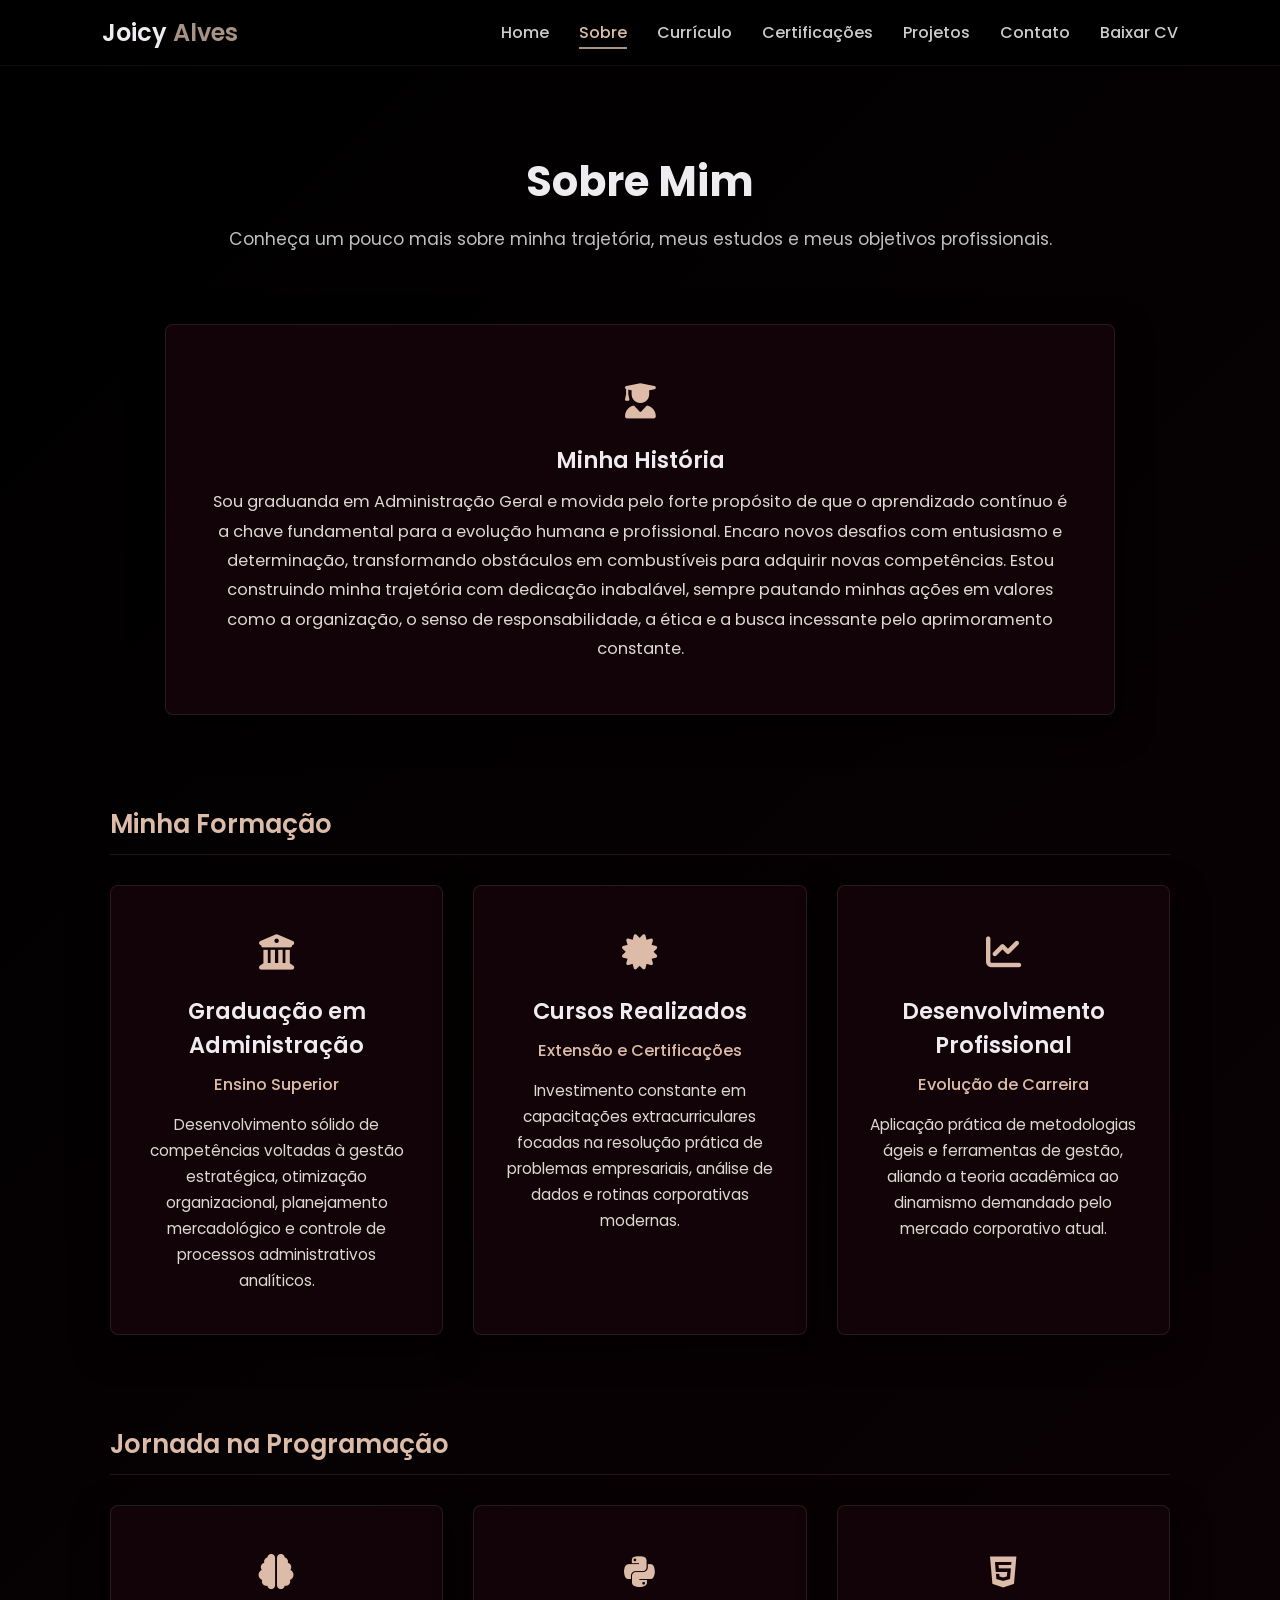
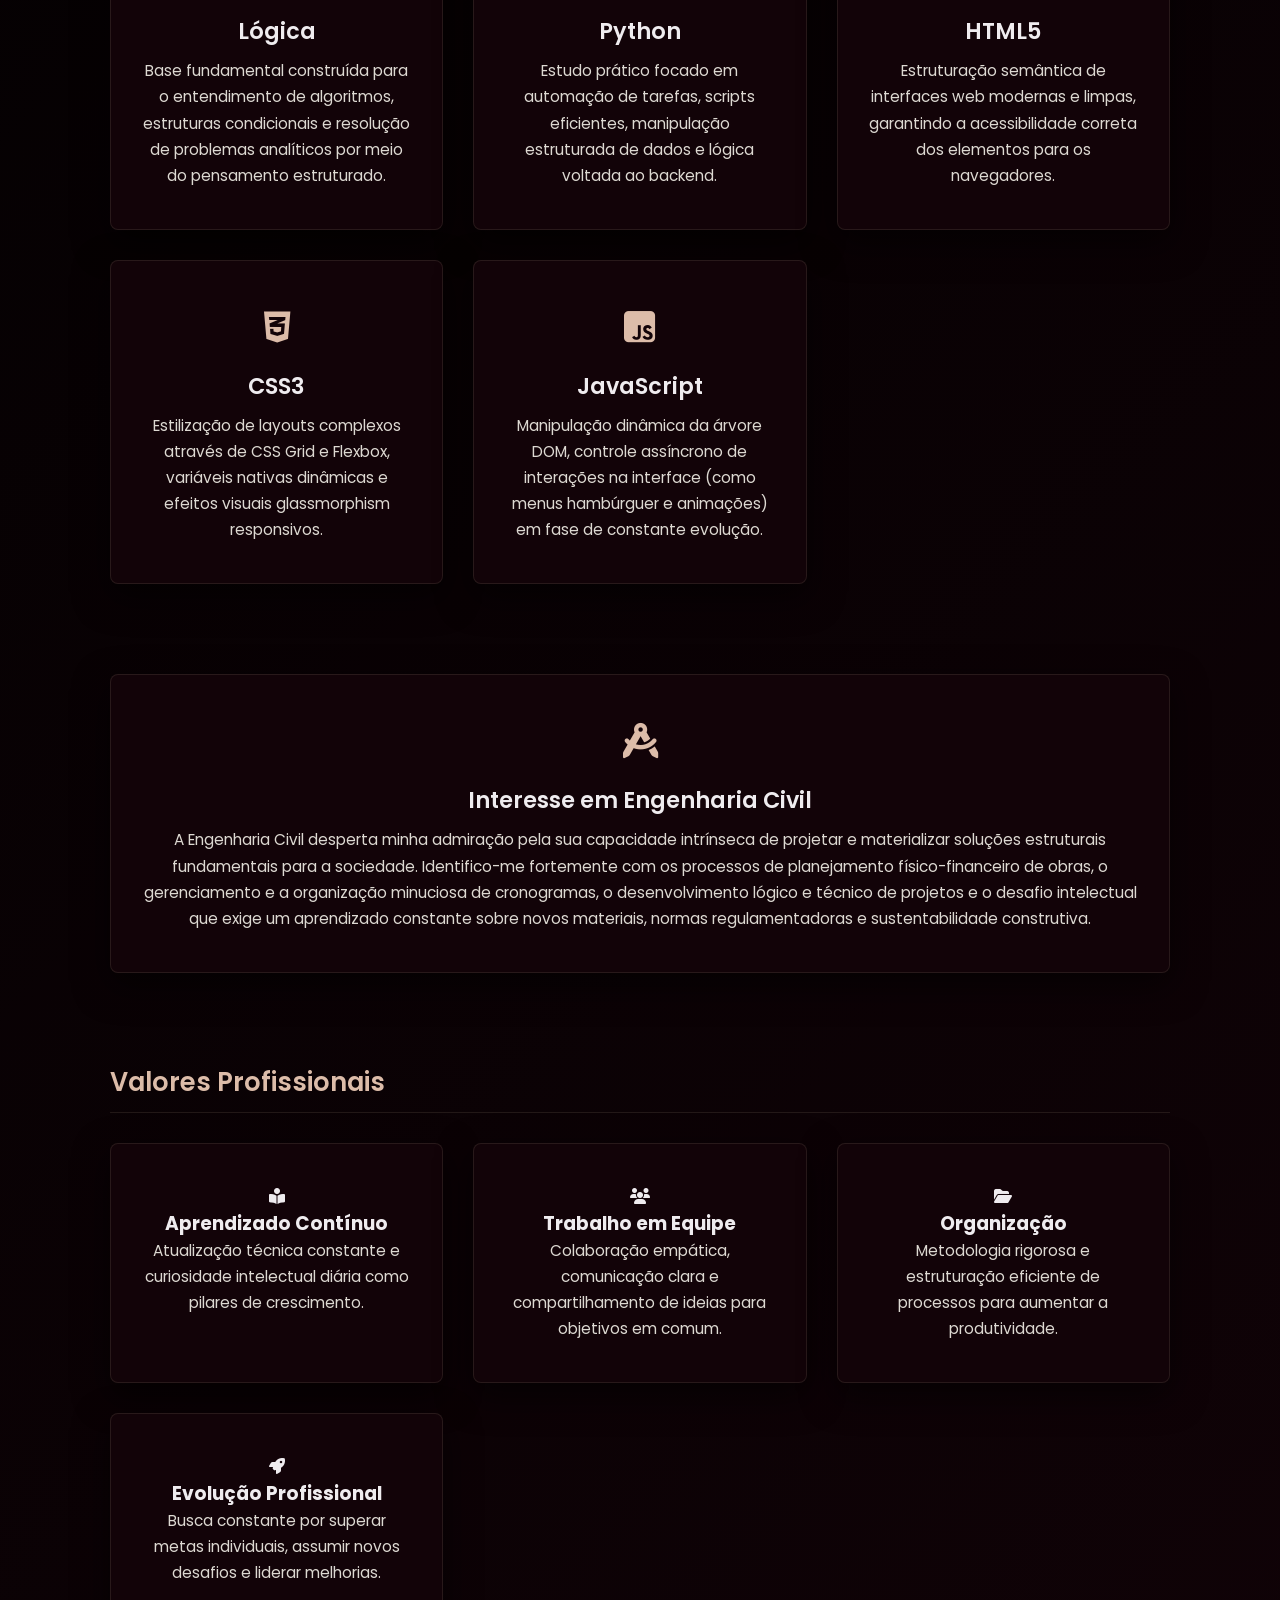
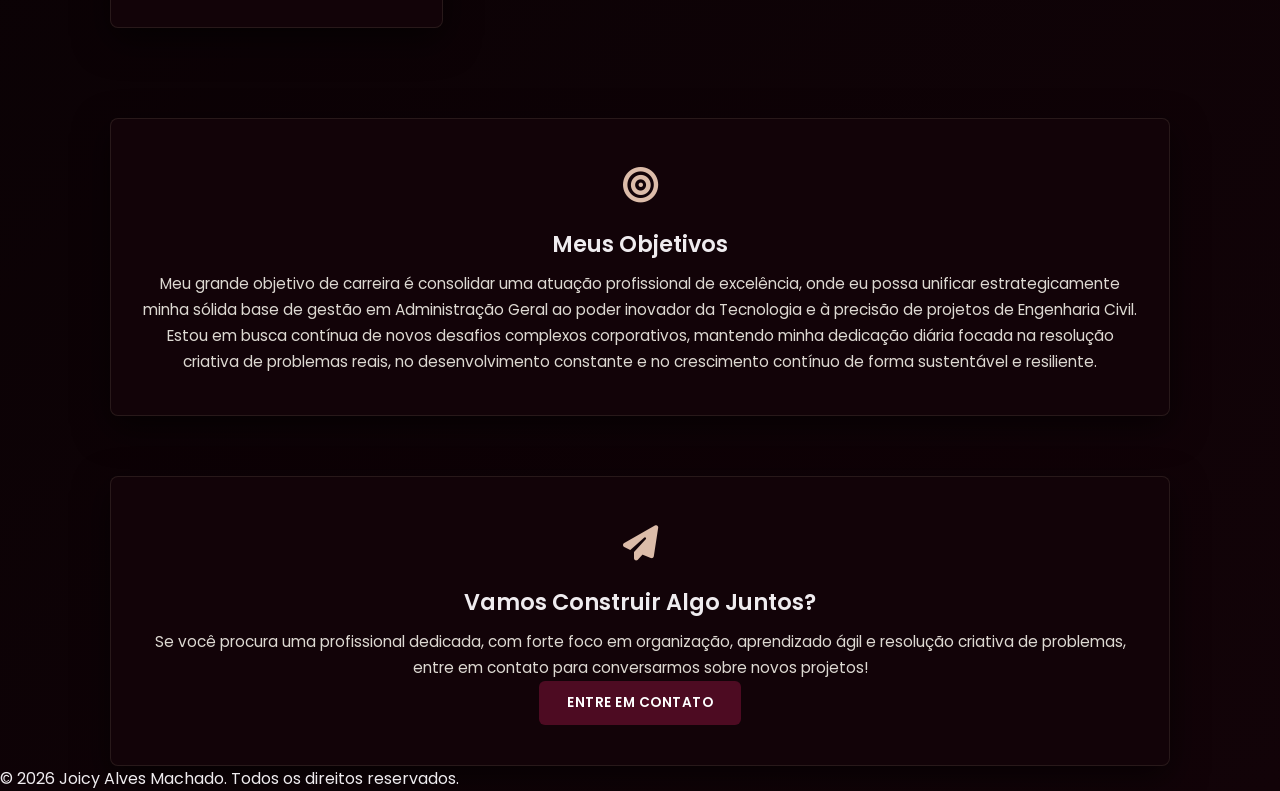
<file: sobre.html>
<!doctype html>
<html lang="pt-BR">
  <head>
    <style>
      @media (max-width: 768px) {
        p, .card-text, .ct-block-text, .sobre-text {
          text-align: left !important;
          word-spacing: normal !important;
          letter-spacing: normal !important;
        }
      }
    </style>
    <!-- Configura caracteres e responsividade -->
    <meta charset="UTF-8" />
    <meta name="viewport" content="width=device-width, initial-scale=1.0" />

    <!-- Título da aba -->
    <title>Sobre Mim | Joicy Alves Machado</title>

    <!-- Fonte externa (Poppins) -->
    <link rel="preconnect" href="https://fonts.googleapis.com" />
    <link rel="preconnect" href="https://fonts.gstatic.com" crossorigin />
    <link
      href="https://fonts.googleapis.com/css2?family=Poppins:wght@300;400;500;600;700&display=swap"
      rel="stylesheet"
    />

    <!-- Ícones externos (FontAwesome) -->
    <link rel="stylesheet" href="https://cdnjs.cloudflare.com/ajax/libs/font-awesome/6.5.1/css/all.min.css" />

    <!-- Reaproveitamento total do CSS existente -->
    <link rel="stylesheet" href="css/style.css" />
  </head>

  <body>
    <!-- REAPROVEITAMENTO DO MENU DE NAVEGAÇÃO FIXO DA HOME -->
    <header class="navbar">
      <nav class="nav-container">
        <h2 class="logo">Joicy <span>Alves</span></h2>

        <!-- Lista de links de navegação (A classe 'active' agora aponta para o Sobre) -->
        <ul class="nav-menu">
          <li><a href="index.html" class="nav-link">Home</a></li>
          <li><a href="sobre.html" class="nav-link active">Sobre</a></li>
          <li><a href="curriculo.html" class="nav-link">Currículo</a></li>
           <!-- Link Certificações posicionado logo após o Currículo -->
    <li><a href="certificados.html" class="nav-link">Certificações</a></li>
          <li><a href="projetos.html" class="nav-link">Projetos</a></li>
          <li><a href="contato.html" class="nav-link">Contato</a></li>
        <li><a href="pdf/joicy-alves-machado-cv.pdf" download="Joicy_Alves_Machado_Curriculo.pdf" class="nav-link" aria-label="Baixar o currículo de Joicy Alves em formato PDF" onclick="return confirm('Deseja realmente baixar o currículo em PDF?');">Baixar CV</a></li>
        </ul>

        <!-- Botão Hambúrguer para Mobile -->
        <button class="menu-toggle" aria-label="Abrir menu">
          <span class="bar"></span>
          <span class="bar"></span>
          <span class="bar"></span>
        </button>
      </nav>
    </header>

    <!-- CONTEÚDO PRINCIPAL DA PÁGINA SOBRE -->
    <main class="sobre-page-main">
      <!-- 1. BANNER DA PÁGINA (Com animação de entrada idêntica à Home) -->
      <section class="sobre-banner">
        <div class="sobre-banner-container fade-enter">
          <h1>Sobre Mim</h1>
          <p>
            Conheça um pouco mais sobre minha trajetória, meus estudos e meus
            objetivos profissionais.
          </p>
        </div>
      </section>

      <!-- 2. MINHA HISTÓRIA -->
      <section class="sobre-secao">
        <div class="sobre-container-restrito">
          <div class="card-modern card-historia">
            <div class="card-icon"><i class="fas fa-user-graduate"></i></div>
            <h3 class="card-title">Minha História</h3>
            <p class="card-text">
              Sou graduanda em Administração Geral e movida pelo forte propósito
              de que o aprendizado contínuo é a chave fundamental para a
              evolução humana e profissional. Encaro novos desafios com
              entusiasmo e determinação, transformando obstáculos em
              combustíveis para adquirir novas competências. Estou construindo
              minha trajetória com dedicação inabalável, sempre pautando minhas
              ações em valores como a organização, o senso de responsabilidade,
              a ética e a busca incessante pelo aprimoramento constante.
            </p>
          </div>
        </div>
      </section>

      <!-- 3. MINHA FORMAÇÃO (Padronizado com o mesmo estilo dos cartões da programação) -->
      <section class="sobre-secao">
        <div class="sobre-container-restrito">
          <h2 class="sobre-titulo-secao">Minha Formação</h2>

          <!-- Utilizamos a mesma classe de grid que organiza em colunas simétricas -->
          <div class="sobre-grid-cards">
            <!-- Card 1: Graduação -->
            <div class="card-modern">
              <div class="card-icon-tech">
                <i class="fas fa-university"></i>
              </div>
              <h3 class="card-title">Graduação em Administração</h3>
              <h4 class="card-subtitle-inner">Ensino Superior</h4>
              <p class="card-text">
                Desenvolvimento sólido de competências voltadas à gestão
                estratégica, otimização organizacional, planejamento
                mercadológico e controle de processos administrativos
                analíticos.
              </p>
            </div>

            <!-- Card 2: Cursos Realizados -->
            <div class="card-modern">
              <div class="card-icon-tech">
                <i class="fas fa-certificate"></i>
              </div>
              <h3 class="card-title">Cursos Realizados</h3>
              <h4 class="card-subtitle-inner">Extensão e Certificações</h4>
              <p class="card-text">
                Investimento constante em capacitações extracurriculares focadas
                na resolução prática de problemas empresariais, análise de dados
                e rotinas corporativas modernas.
              </p>
            </div>

            <!-- Card 3: Desenvolvimento -->
            <div class="card-modern">
              <div class="card-icon-tech">
                <i class="fas fa-chart-line"></i>
              </div>
              <h3 class="card-title">Desenvolvimento Profissional</h3>
              <h4 class="card-subtitle-inner">Evolução de Carreira</h4>
              <p class="card-text">
                Aplicação prática de metodologias ágeis e ferramentas de gestão,
                aliando a teoria acadêmica ao dinamismo demandado pelo mercado
                corporativo atual.
              </p>
            </div>
          </div>
        </div>
      </section>

      <!-- 4. MINHA JORNADA NA PROGRAMAÇÃO -->
      <section class="sobre-secao">
        <div class="sobre-container-restrito">
          <h2 class="sobre-titulo-secao">Jornada na Programação</h2>

          <div class="sobre-grid-cards">
            <!-- Card Lógica -->
            <div class="card-modern">
              <div class="card-icon-tech"><i class="fas fa-brain"></i></div>
              <h3 class="card-title">Lógica</h3>
              <p class="card-text">
                Base fundamental construída para o entendimento de algoritmos,
                estruturas condicionais e resolução de problemas analíticos por
                meio do pensamento estruturado.
              </p>
            </div>
            <!-- Card Python -->
            <div class="card-modern">
              <div class="card-icon-tech"><i class="fab fa-python"></i></div>
              <h3 class="card-title">Python</h3>
              <p class="card-text">
                Estudo prático focado em automação de tarefas, scripts
                eficientes, manipulação estruturada de dados e lógica voltada ao
                backend.
              </p>
            </div>
            <!-- Card HTML5 -->
            <div class="card-modern">
              <div class="card-icon-tech"><i class="fab fa-html5"></i></div>
              <h3 class="card-title">HTML5</h3>
              <p class="card-text">
                Estruturação semântica de interfaces web modernas e limpas,
                garantindo a acessibilidade correta dos elementos para os
                navegadores.
              </p>
            </div>
            <!-- Card CSS3 -->
            <div class="card-modern">
              <div class="card-icon-tech"><i class="fab fa-css3-alt"></i></div>
              <h3 class="card-title">CSS3</h3>
              <p class="card-text">
                Estilização de layouts complexos através de CSS Grid e Flexbox,
                variáveis nativas dinâmicas e efeitos visuais glassmorphism
                responsivos.
              </p>
            </div>
            <!-- Card JavaScript -->
            <div class="card-modern">
              <div class="card-icon-tech"><i class="fab fa-js-square"></i></div>
              <h3 class="card-title">JavaScript</h3>
              <p class="card-text">
                Manipulação dinâmica da árvore DOM, controle assíncrono de
                interações na interface (como menus hambúrguer e animações) em
                fase de constante evolução.
              </p>
            </div>
          </div>
        </div>
      </section>

      <!-- 5. INTERESSE EM ENGENHARIA CIVIL -->
      <section class="sobre-secao">
        <div class="sobre-container-restrito">
          <div class="card-modern card-eng-civil">
            <div class="card-icon"><i class="fas fa-drafting-compass"></i></div>
            <h3 class="card-title">Interesse em Engenharia Civil</h3>
            <p class="card-text">
              A Engenharia Civil desperta minha admiração pela sua capacidade
              intrínseca de projetar e materializar soluções estruturais
              fundamentais para a sociedade. Identifico-me fortemente com os
              processos de planejamento físico-financeiro de obras, o
              gerenciamento e a organização minuciosa de cronogramas, o
              desenvolvimento lógico e técnico de projetos e o desafio
              intelectual que exige um aprendizado constante sobre novos
              materiais, normas regulamentadoras e sustentabilidade construtiva.
            </p>
          </div>
        </div>
      </section>

      <!-- 6. VALORES PROFISSIONAIS -->
      <section class="sobre-secao">
        <div class="sobre-container-restrito">
          <h2 class="sobre-titulo-secao">Valores Profissionais</h2>

          <!-- Os 4 Cartões de Valores Profissionais Completos -->
          <div class="sobre-grid-cards grid-quatro-colunas">
            <!-- Valor 1 -->
            <div class="card-modern">
              <div class="card-icon-valores">
                <i class="fas fa-book-reader"></i>
              </div>
              <h3 class="card-title-valores">Aprendizado Contínuo</h3>
              <p class="card-text">
                Atualização técnica constante e curiosidade intelectual diária
                como pilares de crescimento.
              </p>
            </div>

            <!-- Valor 2 -->
            <div class="card-modern">
              <div class="card-icon-valores"><i class="fas fa-users"></i></div>
              <h3 class="card-title-valores">Trabalho em Equipe</h3>
              <p class="card-text">
                Colaboração empática, comunicação clara e compartilhamento de
                ideias para objetivos em comum.
              </p>
            </div>

            <!-- Valor 3 -->
            <div class="card-modern">
              <div class="card-icon-valores">
                <i class="fas fa-folder-open"></i>
              </div>
              <h3 class="card-title-valores">Organização</h3>
              <p class="card-text">
                Metodologia rigorosa e estruturação eficiente de processos para
                aumentar a produtividade.
              </p>
            </div>

            <!-- Valor 4 -->
            <div class="card-modern">
              <div class="card-icon-valores"><i class="fas fa-rocket"></i></div>
              <h3 class="card-title-valores">Evolução Profissional</h3>
              <p class="card-text">
                Busca constante por superar metas individuais, assumir novos
                desafios e liderar melhorias.
              </p>
            </div>
          </div>
        </div>
      </section>

      <!-- 7. SEÇÃO FINAL: OBJETIVOS INSPIRADORES -->
      <section class="sobre-secao">
        <div class="sobre-container-restrito">
          <div class="card-modern card-objetivos">
            <div class="card-icon"><i class="fas fa-bullseye"></i></div>
            <h3 class="card-title">Meus Objetivos</h3>
            <p class="card-text text-center-objetivo">
              Meu grande objetivo de carreira é consolidar uma atuação
              profissional de excelência, onde eu possa unificar
              estrategicamente minha sólida base de gestão em Administração
              Geral ao poder inovador da Tecnologia e à precisão de projetos de
              Engenharia Civil. Estou em busca contínua de novos desafios
              complexos corporativos, mantendo minha dedicação diária focada na
              resolução criativa de problemas reais, no desenvolvimento
              constante e no crescimento contínuo de forma sustentável e
              resiliente.
            </p>
          </div>
        </div>
      </section>

      <!-- 8. SEÇÃO DE CONVERSÃO (CALL TO ACTION) -->
      <section class="sobre-fechamento">
        <div class="sobre-container-restrito">
          <div class="card-modern card-conclusao">
            <div class="card-icon"><i class="fas fa-paper-plane"></i></div>
            <h3 class="card-title">Vamos Construir Algo Juntos?</h3>
            <p class="card-text">
              Se você procura uma profissional dedicada, com forte foco em
              organização, aprendizado ágil e resolução criativa de problemas,
              entre em contato para conversarmos sobre novos projetos!
            </p>
            <div class="botoes-fechamento">
              <a href="contato.html" class="btn btn-primary"
                >Entre em Contato</a
              >
            </div>
          </div>
        </div>
      </section>
    </main>

    <!-- RODAPÉ CORPORATIVO OFICIAL DO SITE -->
    <footer class="site-footer">
      <div class="footer-container">
        <p>&copy; 2026 Joicy Alves Machado. Todos os direitos reservados.</p>
      </div>
    </footer>

    <!-- JavaScript de comportamento -->
    <script src="js/script.js"></script>
        <!-- Script para abrir e fechar o menu no celular -->
    <script>
      const menuToggle = document.querySelector('.menu-toggle');
      const navMenu = document.querySelector('.nav-menu');

      menuToggle.addEventListener('click', () => {
        // Liga/Desliga a classe "active" que mostra o menu
        navMenu.classList.toggle('active');
        
        // Efeito visual simples nos 3 risquinhos (opcional)
        menuToggle.classList.toggle('is-active');
      });
    </script>
  </body>
</html>

  </body>
</html>
</file>
<file: css/style.css>
/* ==========================================================================
   1. CONFIGURAÇÕES, GESTÃO DE CORES E RESET GERAL
   ========================================================================== */
:root {
  --bg-gradient: linear-gradient(135deg, #000000, #120308);
  --bg-navbar: rgba(0, 0, 0, 0.85);
  --bg-card: #120308; /* Vinho fosco oficial do Mood Board */

  --primary-color: #4d0b22; /* Vinho Bordô executivo */
  --hover-color: #dcbca9; /* Nude Rosado */
  --accent-color: #a79383; /* Taupe Acinzentado */

  --text-main: #efecef; /* Branco Acetinado */
  --text-muted: #dcbca9; /* Nude Rosado para sub-headlines */
  --text-body: #ddd9d2; /* Off-White Gelo para descrições longas */
  --transition-smooth: all 0.3s ease;
}

* {
  margin: 0;
  padding: 0;
  box-sizing: border-box;
}
html {
  scroll-behavior: smooth;
}
body {
  font-family: "Poppins", sans-serif;
  background: var(--bg-gradient);
  color: var(--text-main);
  overflow-x: hidden;
}
a {
  color: inherit;
  text-decoration: none;
}
img {
  max-width: 100%;
  display: block;
}

/* Componentes Universais de Botões */
.btn {
  display: inline-flex;
  align-items: center;
  justify-content: center;
  padding: 12px 28px;
  border-radius: 6px;
  font-weight: 600;
  text-transform: uppercase;
  font-size: 0.85rem;
  letter-spacing: 0.5px;
  transition: var(--transition-smooth);
  cursor: pointer;
  border: none;
}
.btn-primary {
  background: var(--primary-color);
  color: #ffffff;
}
.btn-primary:hover {
  transform: translateY(-4px);
  background: var(--hover-color);
  color: #000000;
  box-shadow: 0 8px 20px rgba(77, 11, 34, 0.35);
}

/* Componente de Redes Sociais */
.redes {
  display: flex;
  gap: 25px;
  margin-top: 5px;
}
.redes a {
  font-size: 1.8rem;
  color: rgba(255, 255, 255, 0.7);
  transition: var(--transition-smooth);
}
.redes a:hover {
  color: var(--hover-color);
  transform: translateY(-3px);
}

/* Componente Estrutural de Títulos das Páginas Internas */
.sobre-page-main {
  width: 100%;
  padding-top: 40px;
}
.sobre-banner {
  width: 100%;
  padding: 110px 40px 40px 40px;
  text-align: left;
}
.sobre-banner-container {
  max-width: 1100px;
  margin: 0 auto;
  width: 100%;
}
.sobre-banner-container h1,
.page-title {
  font-size: 2.6rem;
  font-weight: 700;
  color: var(--text-main);
  margin-bottom: 12px;
}
.sobre-banner-container p,
.page-subtitle,
.ct-hero-subtitle {
  font-size: 1.08rem;
  color: rgba(255, 255, 255, 0.75);
  max-width: 850px;
  line-height: 1.7;
}
.text-white-highlight {
  color: #ffffff;
  font-weight: 600;
}
.sobre-secao,
.projects-gallery-section {
  width: 100%;
  padding: 30px 0 60px 0;
}
.sobre-container-restrito,
.main-container {
  max-width: 1100px;
  margin: 0 auto;
  width: 100%;
  padding: 0 20px;
}
.sobre-titulo-secao {
  font-size: 1.6rem;
  font-weight: 600;
  color: var(--text-muted);
  margin-bottom: 30px;
  border-bottom: 1px solid rgba(167, 147, 131, 0.15);
  padding-bottom: 10px;
  text-align: left;
}

/* Componente Padrão de Cartões Executivos */
.card-modern {
  background-color: var(--bg-card);
  border: 1px solid rgba(167, 147, 131, 0.15);
  border-radius: 8px;
  padding: 40px 30px;
  box-shadow: 0 12px 35px rgba(0, 0, 0, 0.6);
  display: flex;
  flex-direction: column;
  align-items: center;
  text-align: center;
  transition: var(--transition-smooth);
  width: 100%;
}
.card-modern:hover {
  border-color: var(--hover-color);
  transform: translateY(-5px);
}
.card-icon,
.card-icon-tech {
  font-size: 2.2rem;
  color: var(--hover-color);
  margin-bottom: 15px;
}
.card-title {
  color: var(--text-main);
  font-size: 1.4rem;
  font-weight: 600;
  margin-bottom: 10px;
}
.card-subtitle-inner {
  color: var(--text-muted);
  font-size: 1.02rem;
  font-weight: 500;
  margin-bottom: 15px;
}
.card-text {
  color: var(--text-body);
  font-size: 0.96rem;
  line-height: 1.7;
}
.card-list {
  list-style: none;
  width: 100%;
}
.card-list li {
  color: var(--text-body);
  font-size: 0.96rem;
  line-height: 1.8;
  margin-bottom: 6px;
}
.card-list li span {
  font-size: 0.85rem;
  opacity: 0.5;
}

/* ==========================================================================
   2. NAVBAR FIXA (MENU SUPERIOR GLOBAL COM SUPORTE A LOGO)
   ========================================================================== */
header.navbar {
  position: fixed;
  width: 100%;
  top: 0;
  left: 0;
  z-index: 1000;
  backdrop-filter: blur(10px);
  background: var(--bg-navbar);
  border-bottom: 1px solid rgba(167, 147, 131, 0.1);
}
.nav-container {
  display: flex;
  justify-content: space-between;
  align-items: center;
  padding: 15px 8%;
  max-width: 1400px;
  margin: 0 auto;
}
.logo {
  font-size: 1.5rem;
  font-weight: 600;
  color: var(--text-main);
}
.logo span {
  color: var(--accent-color);
}
.logo-link {
  display: inline-flex;
  align-items: center;
}
.navbar-logo-img {
  height: 42px;
  width: auto;
  display: block;
  object-fit: contain;
  transition: var(--transition-smooth);
}
.nav-menu {
  display: flex;
  list-style: none;
  gap: 30px;
  align-items: center;
}
.nav-link {
  font-weight: 500;
  color: rgba(255, 255, 255, 0.8);
  transition: var(--transition-smooth);
  position: relative;
}
.nav-link::after {
  content: "";
  position: absolute;
  bottom: -5px;
  left: 0;
  width: 0;
  height: 2px;
  background-color: var(--accent-color);
  transition: var(--transition-smooth);
}
.nav-link:hover::after,
.nav-link.active::after {
  width: 100%;
}
.nav-link:hover,
.nav-link.active {
  color: var(--hover-color);
}
.menu-toggle {
  display: none;
  flex-direction: column;
  gap: 5px;
  background: none;
  border: none;
  cursor: pointer;
}
.menu-toggle .bar {
  width: 25px;
  height: 3px;
  background-color: var(--text-main);
  transition: var(--transition-smooth);
}

/* ==========================================================================
   3. SEÇÃO HERO (PÁGINA HOME - INDEX.HTML)
   ========================================================================== */
.hero {
  min-height: 100vh;
  display: flex;
  align-items: center;
  justify-content: center;
  padding: 140px 40px 60px 40px;
}
.hero-container {
  display: grid;
  grid-template-columns: 320px 1fr;
  gap: 80px;
  align-items: center;
  max-width: 1200px;
  width: 100%;
  margin: 0 auto;
}
.hero-profile {
  display: flex;
  justify-content: flex-start;
}
.hero-profile img {
  width: 300px;
  height: 400px;
  border-radius: 12px;
  object-fit: cover;
  border: 1px solid rgba(167, 147, 131, 0.25);
  box-shadow: 0 20px 45px rgba(0, 0, 0, 0.6);
}
.hero-content {
  display: flex;
  flex-direction: column;
  align-items: flex-start;
  text-align: left;
  width: 100%;
}
.hero-typing-intro {
  font-size: 1.1rem;
  color: var(--accent-color);
  letter-spacing: 1px;
  margin-bottom: 5px;
}
.hero-title-fixed {
  font-size: 3.5rem;
  font-weight: 700;
  line-height: 1.2;
  margin-bottom: 12px;
}
.hero-role-fixed {
  color: var(--text-muted);
  font-size: 1.25rem;
  font-weight: 500;
  line-height: 1.4;
  margin-bottom: 25px;
}
.hero-content p {
  font-size: 1rem;
  line-height: 1.8;
  color: rgba(255, 255, 255, 0.9);
  margin-bottom: 30px;
}
.home-badges-wrapper {
  display: flex;
  gap: 12px;
  flex-wrap: wrap;
  margin-bottom: 30px;
}
.home-cta-wrapper {
  display: block;
  margin-bottom: 40px;
}
.botoes {
  display: flex;
  gap: 15px;
  flex-wrap: wrap;
}
/* ==========================================================================
   4. SEÇÃO GRIDS COMPARTILHADOS (SOBRE / CURRÍCULO / CERTIFICADOS)
   ========================================================================== */
.cards-grid,
.sobre-grid-cards,
.grid-galeria-certificados {
  display: grid;
  grid-template-columns: repeat(3, 1fr);
  gap: 30px;
  width: 100%;
}

/* Customização da Página Sobre Interna */
.sobre-page-main .card-historia {
  max-width: 950px;
  margin: 0 auto;
  padding: 50px 40px;
}
.sobre-page-main .card-historia .card-text {
  font-size: 1.02rem;
  line-height: 1.8;
}

/* Customização da Página de Currículo */
.curriculo-secao-centralizado {
  display: flex;
  flex-direction: column;
  align-items: center;
  text-align: center;
}
.curriculo-secao-centralizado .botoes {
  justify-content: center;
  margin-top: 20px;
}
.grid-experiencias {
  display: flex;
  flex-direction: column;
  gap: 25px;
  width: 100%;
}
.card-experiencia-item {
  align-items: flex-start;
  text-align: left;
  padding: 40px;
}
.exp-header {
  display: flex;
  justify-content: space-between;
  align-items: center;
  width: 100%;
  border-bottom: 1px solid rgba(167, 147, 131, 0.15);
  padding-bottom: 12px;
}
.exp-periodo {
  font-size: 0.9rem;
  font-weight: 600;
  color: var(--text-muted);
  background: rgba(77, 11, 34, 0.3);
  padding: 4px 12px;
  border-radius: 4px;
}

/* Customização da Galeria de Certificados (Imagens Emolduradas) */
.card-cert-galeria {
  padding: 24px;
}
.cert-img-container {
  width: 100%;
  height: 180px;
  background-color: #ffffff;
  border-radius: 6px;
  padding: 10px;
  border: 1px solid rgba(167, 147, 131, 0.2);
  margin-bottom: 15px;
  display: flex;
  align-items: center;
  justify-content: center;
  overflow: hidden;
}
.cert-img-container img {
  max-width: 100%;
  max-height: 100%;
  object-fit: contain;
}
.cert-body-content {
  width: 100%;
  display: flex;
  flex-direction: column;
  align-items: center;
}
.cert-body-content h3 {
  font-size: 1.22rem;
  font-weight: 600;
  color: var(--text-main);
  margin-bottom: 6px;
  line-height: 1.4;
  min-height: 44px;
}
.card-text-meta {
  color: #a79383;
  font-size: 0.88rem;
  margin-bottom: 15px;
}
.btn-ver-cert {
  width: 100%;
  padding: 10px 15px;
  font-size: 0.8rem;
}
/* ==========================================================================
   5. PÁGINA: PROJETOS (PROJETOS.HTML) - GALERIA EDITORIAL
   ========================================================================== */
.projects-hero {
  padding: 110px 40px 20px 40px;
  text-align: left;
  max-width: 1100px;
  margin: 0 auto;
}
.projects-intro-box {
  max-width: 1100px;
  margin: 0 auto 40px auto;
  background: var(--bg-card);
  border: 1px solid rgba(167, 147, 131, 0.15);
  padding: 24px 30px;
  border-radius: 6px;
  text-align: center;
}
.intro-text {
  font-size: 1rem;
  color: var(--text-main);
  line-height: 1.6;
}
.projects-grid {
  display: grid;
  grid-template-columns: repeat(3, 1fr);
  gap: 30px;
  width: 100%;
}
.project-card {
  background-color: var(--bg-card);
  border: 1px solid rgba(167, 147, 131, 0.15);
  border-radius: 8px;
  padding: 30px;
  box-shadow: 0 12px 35px rgba(0, 0, 0, 0.6);
  display: flex;
  flex-direction: column;
  width: 100%;
}
.project-img-container {
  width: 100%;
  height: 180px;
  background-color: #ffffff;
  border-radius: 6px;
  padding: 10px;
  border: 1px solid rgba(167, 147, 131, 0.2);
  display: flex;
  align-items: center;
  justify-content: center;
  position: relative;
  margin-bottom: 20px;
  overflow: hidden;
}
.project-img-container img {
  max-width: 100%;
  max-height: 100%;
  object-fit: contain;
}
.project-status {
  position: absolute;
  top: 12px;
  right: 12px;
  padding: 4px 10px;
  font-size: 0.78rem;
  font-weight: 600;
  border-radius: 4px;
  text-transform: uppercase;
}
.status-done {
  background-color: #155724;
  color: #d4edda;
}
.status-progress {
  background-color: #721c24;
  color: #f8d7da;
}
.project-content {
  display: flex;
  flex-direction: column;
  align-items: flex-start;
  text-align: left;
}
.project-date {
  font-size: 0.88rem;
  color: var(--accent-color);
  margin-bottom: 8px;
}
.project-content h4 {
  font-size: 1.35rem;
  font-weight: 600;
  color: var(--text-main);
  margin-bottom: 12px;
}
.project-content p {
  font-size: 0.95rem;
  line-height: 1.6;
  color: #ddd9d2;
  margin-bottom: 20px;
}
.project-tech-badges {
  display: flex;
  gap: 10px;
  flex-wrap: wrap;
  margin-bottom: 25px;
}
.tech-badge {
  background: rgba(220, 188, 169, 0.1);
  border: 1px solid rgba(220, 188, 169, 0.25);
  color: #dcbca9;
  padding: 4px 12px;
  border-radius: 4px;
  font-size: 0.82rem;
}
.project-actions {
  display: flex;
  align-items: center;
  gap: 20px;
  width: 100%;
  margin-top: auto;
}
.project-git-link {
  display: inline-flex;
  align-items: center;
  gap: 8px;
  font-size: 0.9rem;
  color: var(--accent-color);
  transition: var(--transition-smooth);
}
.project-git-link:hover {
  color: var(--hover-color);
}

/* ==========================================================================
   6. PÁGINA: CONTATO (CONTATO.HTML) - LARGURA TOTAL E ALINHAMENTO
   ========================================================================== */
.ct-glass-card {
  width: 100%;
}
.ct-layout-grid-two {
  display: grid;
  grid-template-columns: 1.1fr 0.9fr;
  gap: 50px;
  width: 100%;
  align-items: start;
}
.ct-info-block,
.ct-channels-block {
  background-color: var(--bg-card);
  border: 1px solid rgba(167, 147, 131, 0.15);
  border-radius: 8px;
  padding: 40px;
  box-shadow: 0 12px 35px rgba(0, 0, 0, 0.5);
}
.ct-card-badge-icon {
  font-size: 2rem;
}
.ct-block-title {
  font-size: 1.5rem;
  font-weight: 600;
  color: var(--text-main);
  border-bottom: 1px solid rgba(167, 147, 131, 0.1);
  padding-bottom: 10px;
}
.ct-block-text {
  font-size: 0.98rem;
  line-height: 1.7;
  color: #ddd9d2;
}
.ct-availability-banner {
  background: rgba(167, 147, 131, 0.08);
  border: 1px solid rgba(167, 147, 131, 0.2);
  padding: 15px;
  border-radius: 6px;
  font-size: 0.88rem;
  color: var(--text-main);
}
.ct-channel-row-link {
  display: flex;
  align-items: center;
  gap: 20px;
  padding: 12px 15px;
  border-radius: 6px;
  background: #0c0d12;
  border: 1px solid rgba(167, 147, 131, 0.15);
  transition: var(--transition-smooth);
  width: 100%;
}
.ct-channel-row-link:hover {
  border-color: var(--hover-color);
}
.ct-icon-square {
  width: 44px;
  height: 44px;
  background: rgba(255, 255, 255, 0.05);
  border-radius: 6px;
}
.ct-channel-meta {
  display: flex;
  flex-direction: column;
  align-items: flex-start;
}
.ct-meta-label {
  font-size: 0.8rem;
  color: var(--text-muted);
  text-transform: uppercase;
}
.ct-meta-value {
  font-size: 0.95rem;
  color: var(--text-main);
  font-weight: 500;
}

/* Correção do Formulário Enrugado de Contato */
.contact-form,
main form {
  display: flex;
  flex-direction: column;
  gap: 20px;
  width: 100%;
  max-width: 650px;
  margin: 40px auto 0 auto;
}
.contact-form div,
form div:has(input) {
  display: flex;
  flex-direction: column;
  align-items: flex-start;
  gap: 6px;
  width: 100%;
}
.contact-form label,
form label {
  font-size: 0.9rem;
  font-weight: 500;
  color: var(--text-muted);
}
.contact-form input,
.contact-form textarea,
form input,
form textarea {
  width: 100%;
  min-width: 100%;
  background-color: #0c0d12;
  border: 1px solid rgba(167, 147, 131, 0.25);
  border-radius: 6px;
  padding: 14px 18px;
  color: #ffffff;
  font-family: "Poppins", sans-serif;
  font-size: 0.95rem;
  transition: var(--transition-smooth);
}
.contact-form input:focus,
.contact-form textarea:focus,
form input:focus,
form textarea:focus {
  outline: none;
  border-color: var(--hover-color);
  box-shadow: 0 0 8px rgba(220, 188, 169, 0.15);
}
.contact-form textarea,
form textarea {
  min-height: 140px;
  resize: vertical;
}
.contact-form button,
form button {
  background-color: var(--primary-color);
  color: #ffffff;
  border: none;
  padding: 14px 28px;
  font-size: 0.9rem;
  font-weight: 600;
  text-transform: uppercase;
  letter-spacing: 1px;
  border-radius: 6px;
  cursor: pointer;
  transition: var(--transition-smooth);
  width: auto;
  align-self: flex-start;
  margin-top: 10px;
}
.contact-form button:hover,
form button:hover {
  background-color: var(--hover-color);
  color: #000000;
  transform: translateY(-2px);
}

/* ==========================================================================
   7. RESPONSIVIDADE EXECUTIVA COMPLETA (AMBIENTE MOBILE)
   ========================================================================== */
@media (max-width: 992px) {
  .hero-container {
    grid-template-columns: 1fr;
    gap: 40px;
    text-align: center;
  }
  .hero-profile {
    justify-content: center;
  }
  .hero-content {
    align-items: center;
    text-align: center;
  }
  .home-badges-wrapper,
  .botoes {
    justify-content: center;
  }
  .navbar-logo-img {
    height: 36px;
  }
  .contact-form button,
  form button {
    width: 100%;
    align-self: center;
  }

  /* Todas as colunas horizontais colapsam para vertical nos celulares */
  .cards-grid,
  .sobre-grid-cards,
  .grid-galeria-certificados,
  .projects-grid,
  .ct-layout-grid-two {
    grid-template-columns: 1fr;
    gap: 30px;
  }
  .sobre-container-restrito,
  .main-container {
    padding: 0 15px;
  }
  .cert-img-container,
  .project-img-container {
    height: 160px;
  }
}
/* ==========================================================================
   ALINHAMENTO CIRÚRGICO: CENTRALIZAR BANNER DO CURRÍCULO
   ========================================================================== */

/* Força todo o conteúdo do banner superior a se comportar no centro */
.sobre-banner-container,
main .sobre-banner-container,
section.sobre-banner div {
  display: flex !important;
  flex-direction: column !important;
  align-items: center !important; /* Trava a foto e caixas no centro */
  text-align: center !important; /* Centraliza todas as linhas de texto */
  width: 100% !important;
  max-width: 100% !important;
  margin: 0 auto !important;
}

/* Captura e joga a sua linha de botões para o meio exato */
.sobre-banner-container .botoes,
.sobre-banner-container div:has(> .btn),
main .botoes {
  display: flex !important;
  justify-content: center !important; /* Move os botões para o centro */
  align-items: center !important;
  gap: 16px !important; /* Distância elegante entre eles */
  width: 100% !important;
  margin: 25px auto 0 auto !important; /* Centraliza o bloco na horizontal */
}

/* Garante que os botões individuais não quebrem e fiquem simétricos */
.sobre-banner-container .btn,
main .botoes .btn {
  display: inline-flex !important;
  justify-content: center !important;
  align-items: center !important;
  text-align: center !important;
}
/* ==========================================================================
   BLINDAGEM DA HOME: TRAVA EM 3 COLUNAS LADO A LADO (SOBRE MIM NA INDEX)
   ========================================================================== */

/* 1. Força a div pai da seção sobre na Home a se espalhar na horizontal */
#sobre-resumo .cards-grid,
.about-summary-section .cards-grid,
main:not(.sobre-page-main) .cards-grid {
  display: grid !important;
  grid-template-columns: repeat(
    3,
    1fr
  ) !important; /* Trava em 3 colunas laterais no computador */
  gap: 30px !important; /* Distância simétrica de respiro entre os cartões */
  width: 100% !important;
  max-width: 1200px !important;
  margin: 40px auto 0 auto !important; /* Centraliza a grade na tela */
}

/* 2. Garante que cada um dos 3 cards volte a ser um bloco independente */
#sobre-resumo .card-modern,
.about-summary-section .card-modern,
main:not(.sobre-page-main) .card-modern {
  background-color: var(
    --bg-card
  ) !important; /* Aplica o Vinho do Mood Board */
  border: 1px solid rgba(167, 147, 131, 0.15) !important; /* Borda cirúrgica Taupe */
  border-radius: 8px !important;
  padding: 45px 30px !important;
  box-shadow: 0 12px 35px rgba(0, 0, 0, 0.6) !important;
  display: flex !important;
  flex-direction: column !important; /* Alinha o conteúdo interno na vertical */
  align-items: center !important;
  text-align: center !important;
  width: 100% !important;
}

/* 3. Limpa listas internas (como as linguagens em Atualmente) para não vazarem */
#sobre-resumo .card-list,
.about-summary-section .card-list {
  list-style: none !important;
  padding: 0 !important;
  margin: 15px 0 0 0 !important;
  width: 100% !important;
  text-align: center !important;
}

#sobre-resumo .card-list li,
.about-summary-section .card-list li {
  color: #ddd9d2 !important; /* Off-White Gelo */
  font-size: 0.95rem !important;
  line-height: 1.8 !important;
  margin-bottom: 6px !important;
}

/* Responsividade: Garante que quebre para vertical APENAS em telas de celular */
@media (max-width: 992px) {
  #sobre-resumo .cards-grid,
  .about-summary-section .cards-grid,
  main:not(.sobre-page-main) .cards-grid {
    grid-template-columns: 1fr !important;
    padding: 0 10px !important;
  }
}
/* ==========================================================================
   ALINHAMENTO PREMIUM: CENTRALIZAR TÍTULO DA SEÇÃO SOBRE MIM (HOME INDEX)
   ========================================================================== */

/* Captura o título e subtítulo externos e os trava no centro exato */
#sobre-resumo .section-title,
#sobre-resumo .section-subtitle,
.about-summary-section .section-title,
.about-summary-section .section-subtitle,
#sobre-resumo h2,
#sobre-resumo p:first-of-type {
  text-align: center !important; /* Move as linhas de texto para o meio */
  width: 100% !important;
  max-width: 1100px !important; /* Mesma largura mestre dos cartões */
  margin-left: auto !important;  /* Margens mágicas automáticas horizontais */
  margin-right: auto !important; /* Forçam o navegador a equilibrar os dois lados */
  padding: 0 !important;
}

/* Garante um respiro sutil abaixo do subtítulo antes de abrir a grade */
#sobre-resumo .section-subtitle,
.about-summary-section .section-subtitle,
#sobre-resumo p:first-of-type {
  margin-bottom: 50px !important; 
}
/* ==========================================
   ATIVAÇÃO DO MENU HAMBÚRGUER NO MOBILE
   ========================================== */
@media (max-width: 860px) {
  /* Mostra o botão de três risquinhos no celular */
  .menu-toggle {
    display: flex !important;
    position: absolute;
    right: 20px;
    top: 22px;
  }

  /* Transforma o menu em uma lista oculta que desliza de cima */
  .nav-menu {
    display: none; /* Esconde o menu por padrão */
    flex-direction: column;
    width: 100%;
    background: var(--bg-navbar);
    padding: 20px 0;
    gap: 20px;
    border-top: 1px solid rgba(167, 147, 131, 0.1);
    margin-top: 15px;
  }

  /* Classe mágica que o JavaScript vai ativar para MOSTRAR o menu */
  .nav-menu.active {
    display: flex;
  }

  /* Alinha o topo para não quebrar com o botão na direita */
  .nav-container {
    flex-direction: column;
    align-items: flex-start;
    padding: 15px 20px;
  }
}
</file>
